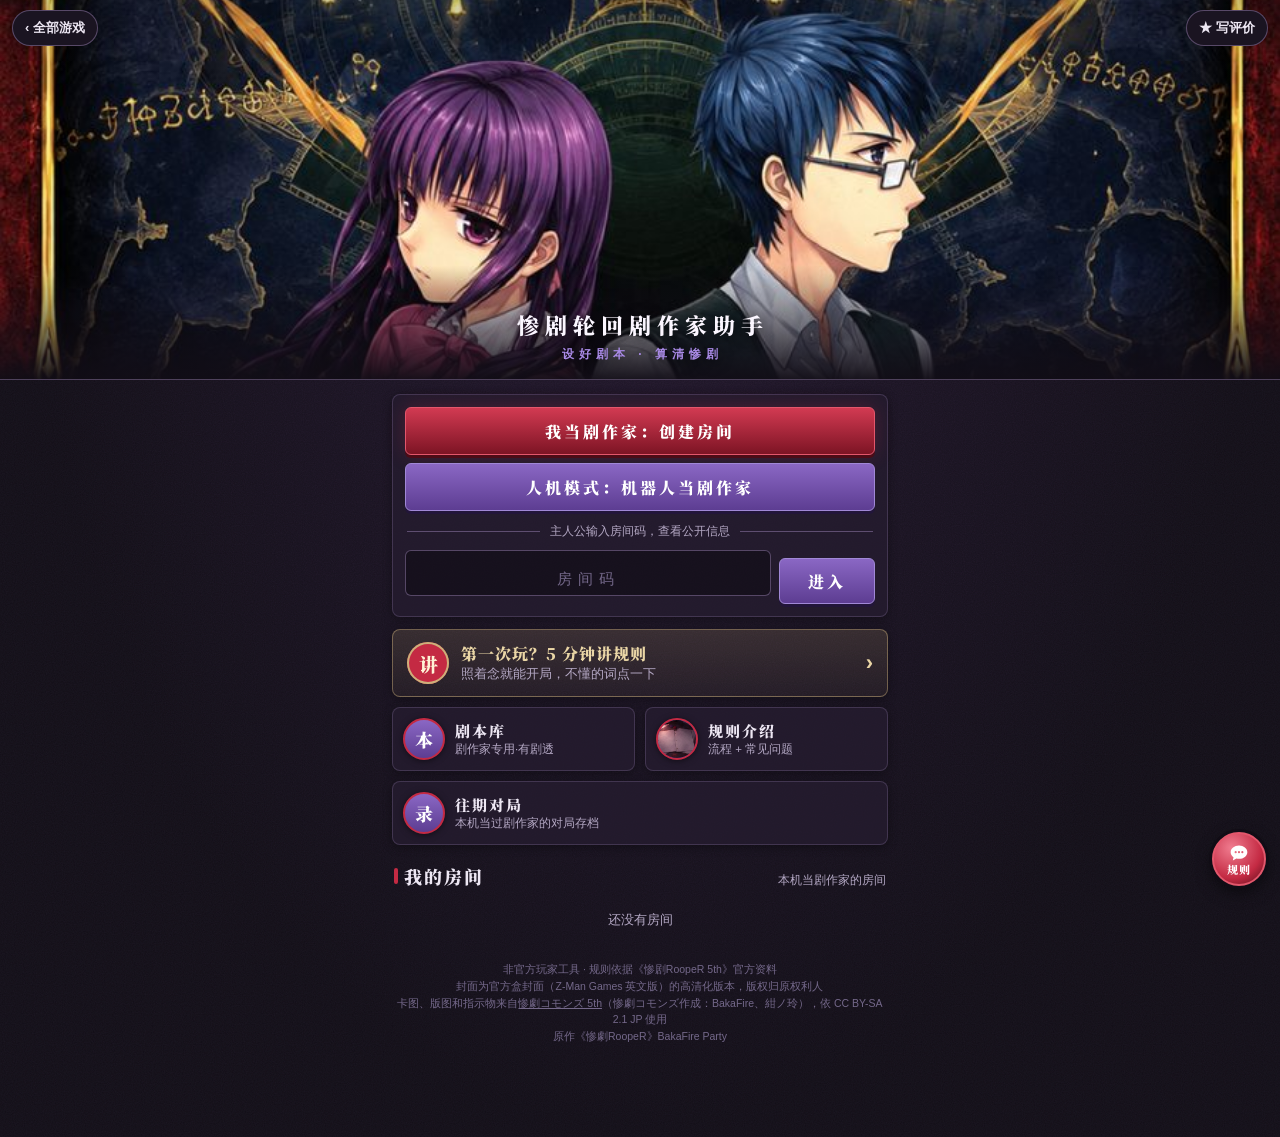
<file: public/index.html>
<!doctype html>
<html lang="zh-CN">
<head>
<meta charset="utf-8">
<meta name="viewport" content="width=device-width,initial-scale=1,viewport-fit=cover">
<meta name="theme-color" content="#110d16">
<title>惨剧轮回剧作家助手 · 设好剧本，算清惨剧</title>
<meta name="description" content="《惨剧轮回》剧作家助手：剧本库与路线建议、设置清单、轮回与指示物记录、每阶段结算提醒，主人公扫码看公开信息">
<meta property="og:type" content="website">
<meta property="og:title" content="惨剧轮回剧作家助手 · 设好剧本，算清惨剧">
<meta property="og:description" content="剧本库与路线建议、设置清单、轮回与指示物记录、每阶段结算提醒，主人公扫码看公开信息">
<meta itemprop="name" content="惨剧轮回剧作家助手 · 设好剧本，算清惨剧">
<meta itemprop="image" content="https://tl.leisurecat.cloud/img/icon-512.jpg">
<meta property="og:image" content="https://tl.leisurecat.cloud/img/icon-512.jpg">
<link rel="icon" href="img/icon-64.png">
<link rel="apple-touch-icon" href="img/icon-180.png">
<link rel="preconnect" href="https://fonts.googleapis.com">
<link rel="preconnect" href="https://fonts.gstatic.com" crossorigin>
<link href="https://fonts.googleapis.com/css2?family=Cinzel:wght@500&family=Oswald:wght@500;600&family=Noto+Serif+SC:wght@600;900&display=swap" rel="stylesheet">
<link rel="stylesheet" href="style.css">
</head>
<body>
<div style="position:absolute;width:0;height:0;overflow:hidden"><img src="img/icon-512.jpg" alt=""></div>
<div id="app"></div>
<div id="sheet"></div>
<div id="toast"></div>
<script type="module" src="app.js"></script>
<script type="module" src="chat.js"></script>
</body>
</html>
</file>
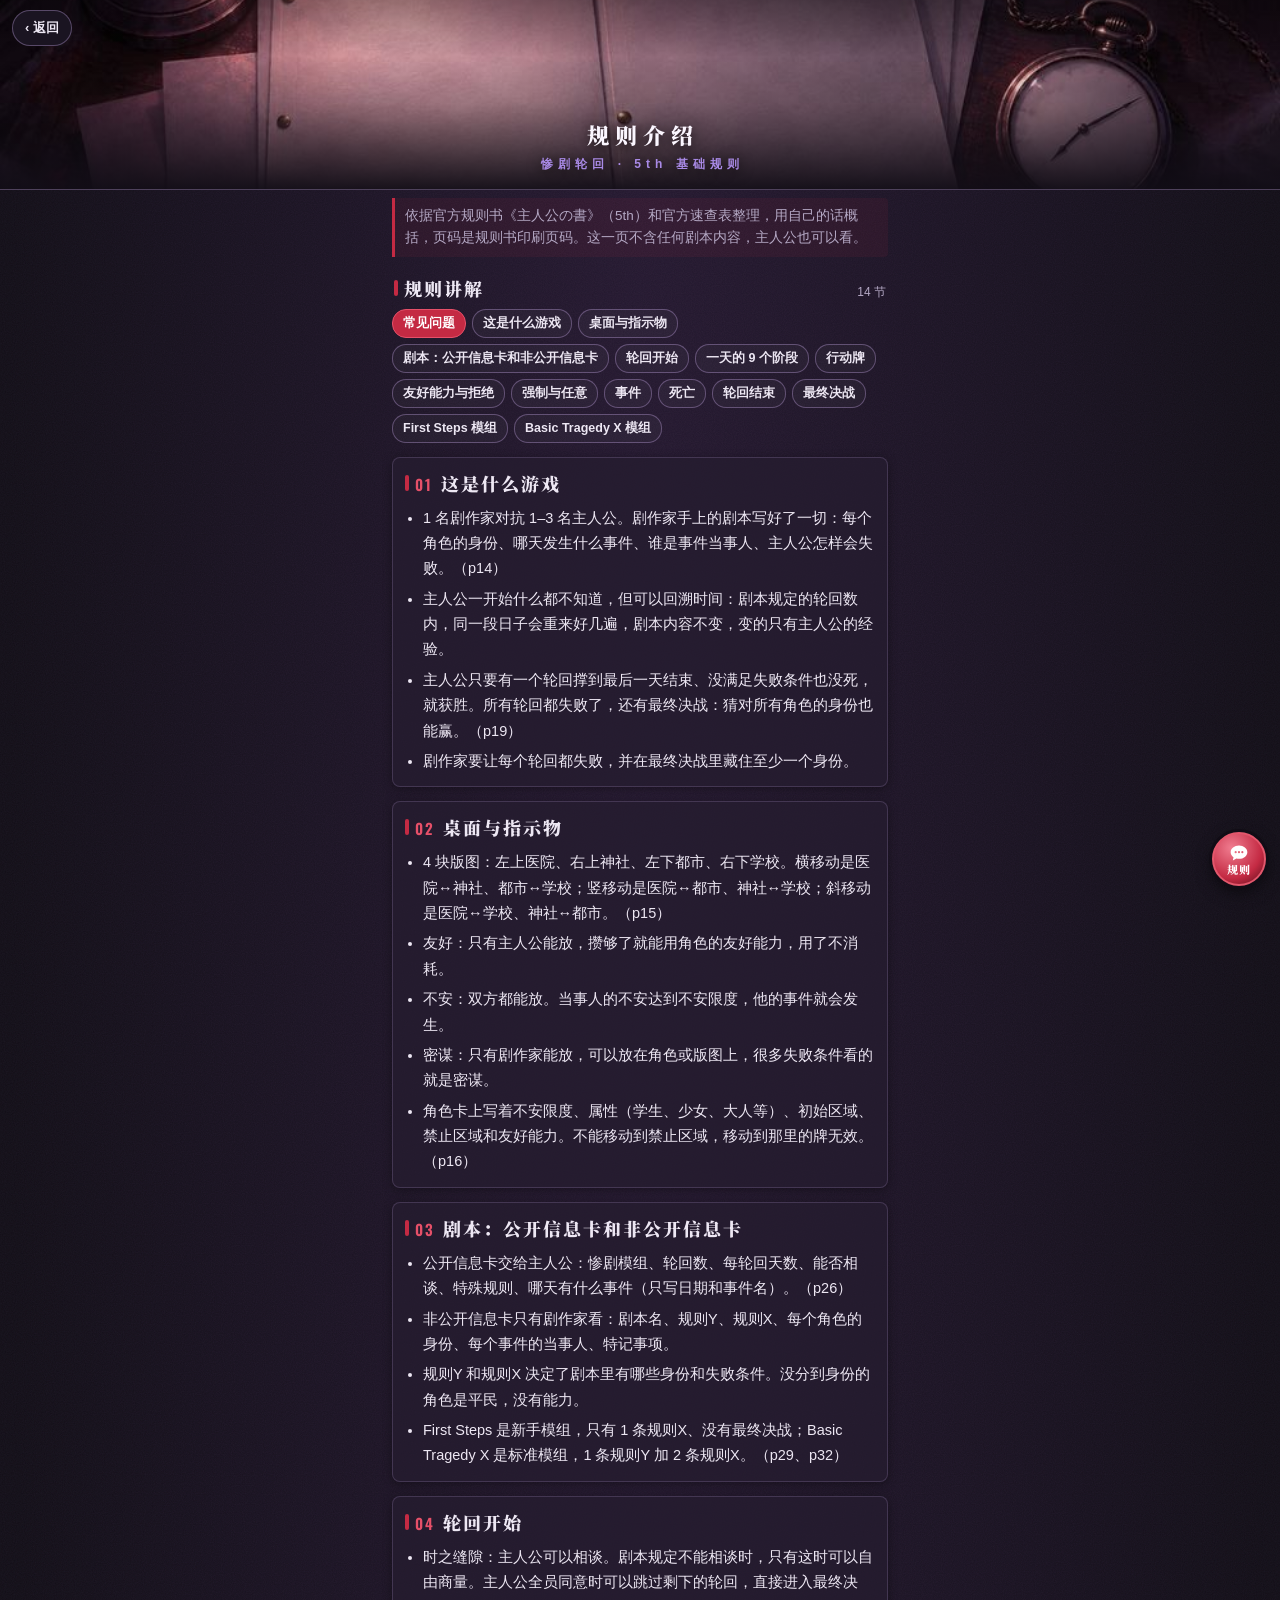
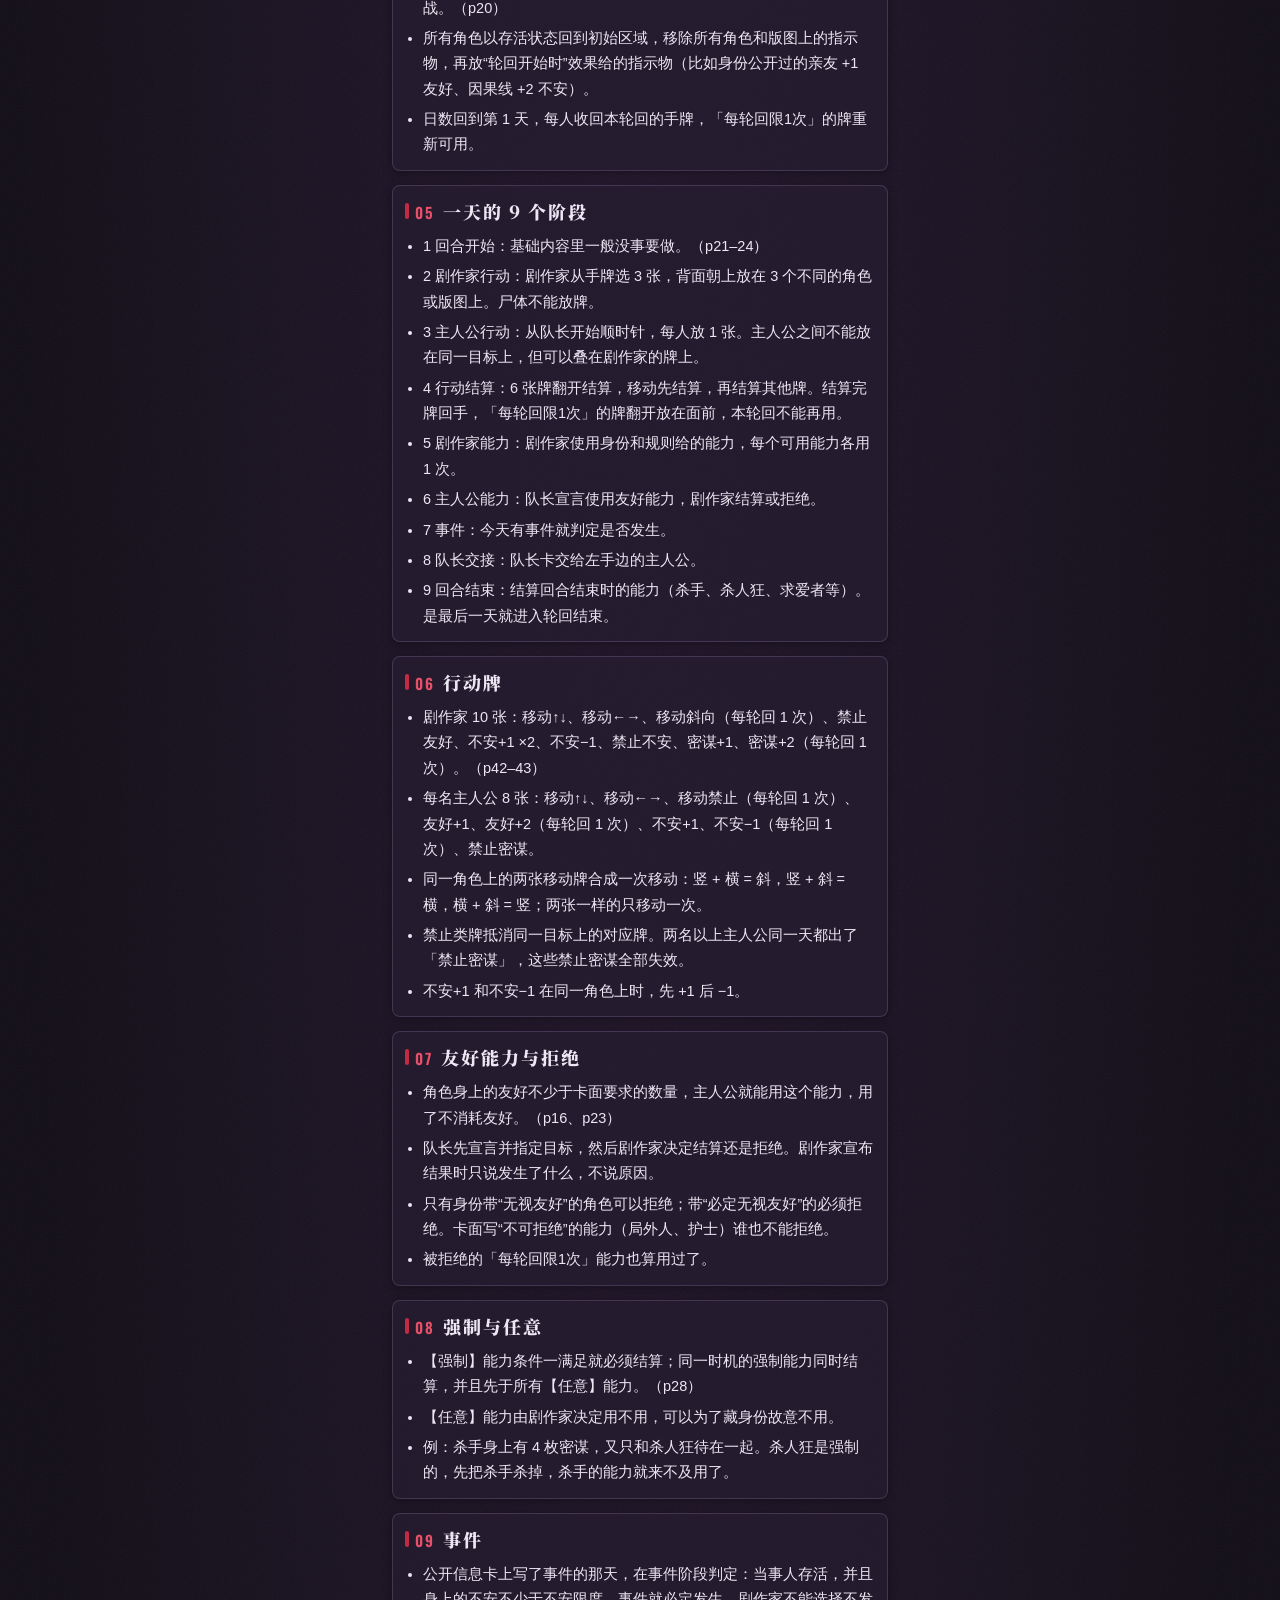
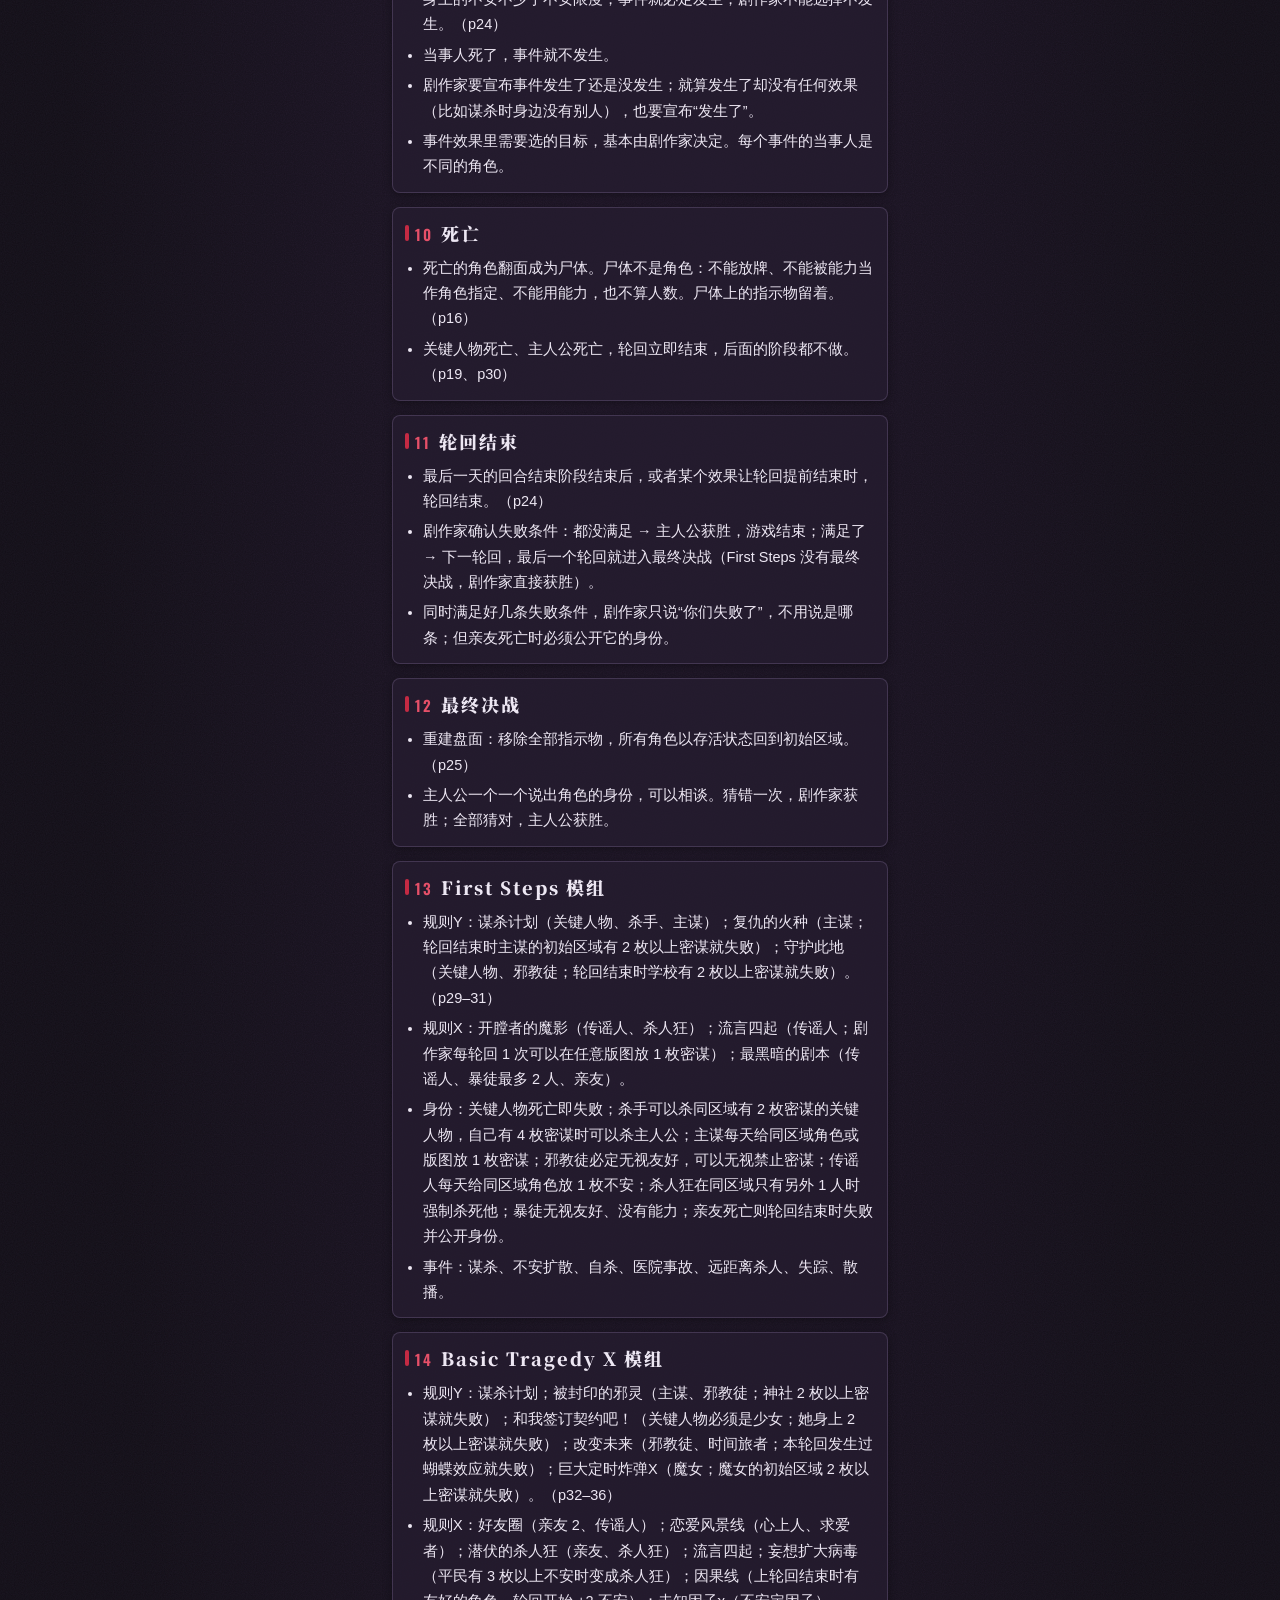
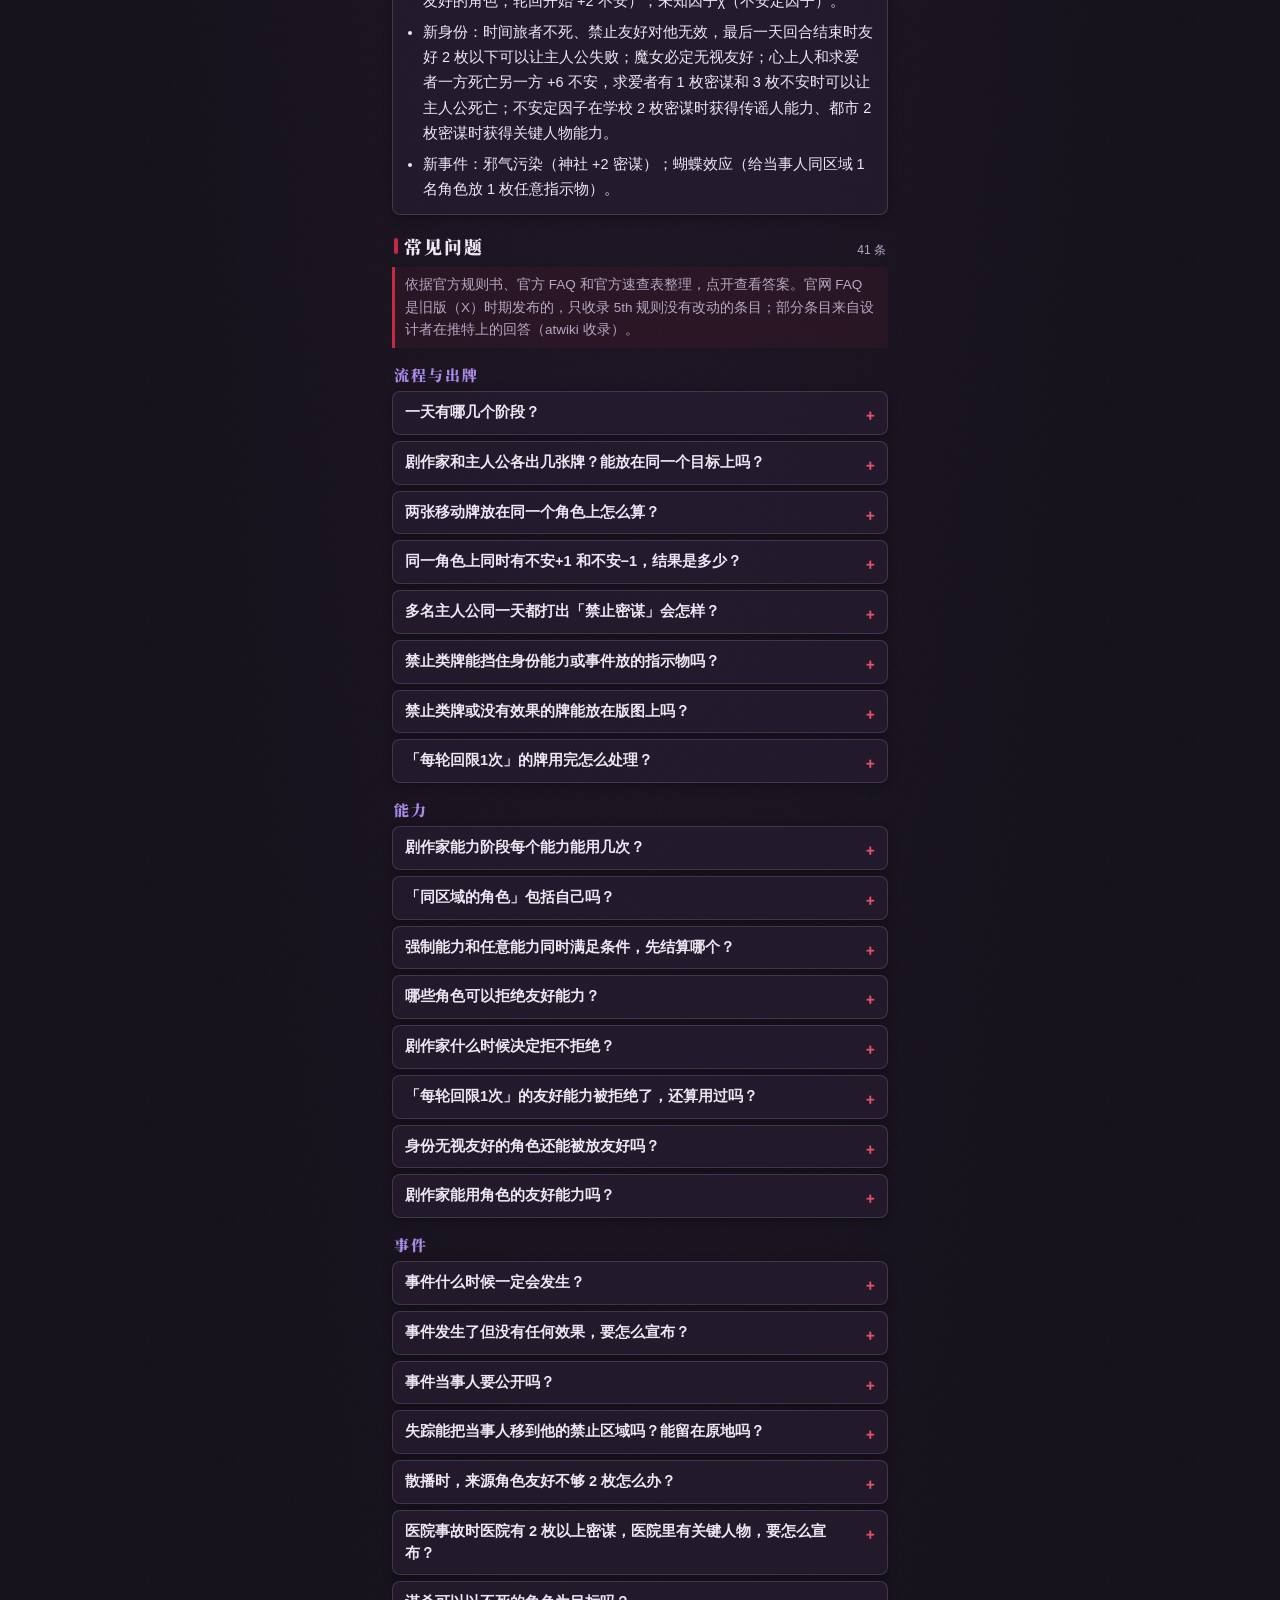
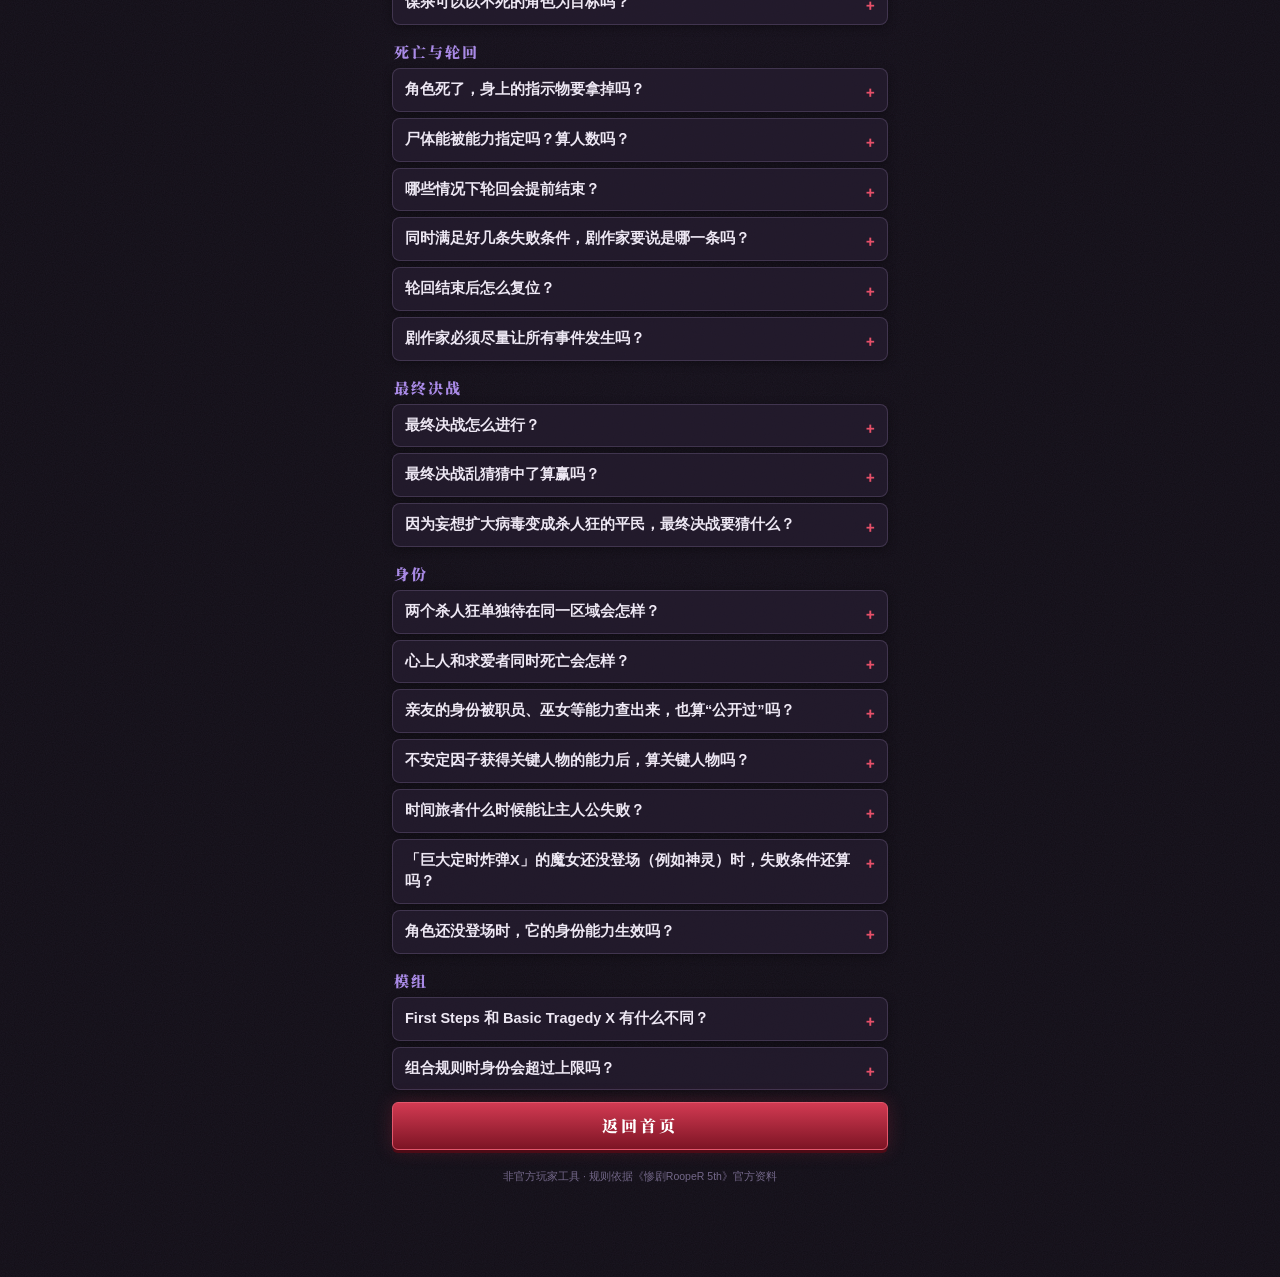
<file: public/guide.html>
<!doctype html>
<html lang="zh-CN">
<head>
<meta charset="utf-8">
<meta name="viewport" content="width=device-width,initial-scale=1,viewport-fit=cover">
<meta name="theme-color" content="#110d16">
<title>规则介绍 · 惨剧轮回剧作家助手</title>
<meta property="og:title" content="规则介绍 · 惨剧轮回剧作家助手">
<meta property="og:image" content="https://tl.leisurecat.cloud/img/icon-512.jpg">
<link rel="icon" href="img/icon-64.png">
<link rel="apple-touch-icon" href="img/icon-180.png">
<link rel="preconnect" href="https://fonts.googleapis.com">
<link rel="preconnect" href="https://fonts.gstatic.com" crossorigin>
<link href="https://fonts.googleapis.com/css2?family=Oswald:wght@500;600&family=Noto+Serif+SC:wght@600;900&display=swap" rel="stylesheet">
<link rel="stylesheet" href="style.css">
</head>
<body>
<div style="position:absolute;width:0;height:0;overflow:hidden"><img src="img/icon-512.jpg" alt=""></div>
<div class="hero-art" style="height:calc(env(safe-area-inset-top) + 190px)"><a class="nav-back" href="/" data-html2canvas-ignore>‹ 返回</a><img src="img/guide.jpg" alt="" style="object-position:50% 50%"><div class="ht"><div class="hz">规则介绍</div><div class="hs">惨剧轮回 · 5th 基础规则</div></div></div>
<div class="wrap guide">
<p class="note">依据官方规则书《主人公の書》（5th）和官方速查表整理，用自己的话概括，页码是规则书印刷页码。这一页不含任何剧本内容，主人公也可以看。</p>
<h2 class="h"><span>规则讲解</span><small>14 节</small></h2>
<nav class="toc"><a class="fqa" href="#faq">常见问题</a><a href="#s1">这是什么游戏</a><a href="#s2">桌面与指示物</a><a href="#s3">剧本：公开信息卡和非公开信息卡</a><a href="#s4">轮回开始</a><a href="#s5">一天的 9 个阶段</a><a href="#s6">行动牌</a><a href="#s7">友好能力与拒绝</a><a href="#s8">强制与任意</a><a href="#s9">事件</a><a href="#s10">死亡</a><a href="#s11">轮回结束</a><a href="#s12">最终决战</a><a href="#s13">First Steps 模组</a><a href="#s14">Basic Tragedy X 模组</a></nav>
<section class="card gs" id="s1"><h2 class="h"><span><i>01</i>这是什么游戏</span></h2><ul><li>1 名剧作家对抗 1–3 名主人公。剧作家手上的剧本写好了一切：每个角色的身份、哪天发生什么事件、谁是事件当事人、主人公怎样会失败。（p14）</li><li>主人公一开始什么都不知道，但可以回溯时间：剧本规定的轮回数内，同一段日子会重来好几遍，剧本内容不变，变的只有主人公的经验。</li><li>主人公只要有一个轮回撑到最后一天结束、没满足失败条件也没死，就获胜。所有轮回都失败了，还有最终决战：猜对所有角色的身份也能赢。（p19）</li><li>剧作家要让每个轮回都失败，并在最终决战里藏住至少一个身份。</li></ul></section>
<section class="card gs" id="s2"><h2 class="h"><span><i>02</i>桌面与指示物</span></h2><ul><li>4 块版图：左上医院、右上神社、左下都市、右下学校。横移动是医院↔神社、都市↔学校；竖移动是医院↔都市、神社↔学校；斜移动是医院↔学校、神社↔都市。（p15）</li><li>友好：只有主人公能放，攒够了就能用角色的友好能力，用了不消耗。</li><li>不安：双方都能放。当事人的不安达到不安限度，他的事件就会发生。</li><li>密谋：只有剧作家能放，可以放在角色或版图上，很多失败条件看的就是密谋。</li><li>角色卡上写着不安限度、属性（学生、少女、大人等）、初始区域、禁止区域和友好能力。不能移动到禁止区域，移动到那里的牌无效。（p16）</li></ul></section>
<section class="card gs" id="s3"><h2 class="h"><span><i>03</i>剧本：公开信息卡和非公开信息卡</span></h2><ul><li>公开信息卡交给主人公：惨剧模组、轮回数、每轮回天数、能否相谈、特殊规则、哪天有什么事件（只写日期和事件名）。（p26）</li><li>非公开信息卡只有剧作家看：剧本名、规则Y、规则X、每个角色的身份、每个事件的当事人、特记事项。</li><li>规则Y 和规则X 决定了剧本里有哪些身份和失败条件。没分到身份的角色是平民，没有能力。</li><li>First Steps 是新手模组，只有 1 条规则X、没有最终决战；Basic Tragedy X 是标准模组，1 条规则Y 加 2 条规则X。（p29、p32）</li></ul></section>
<section class="card gs" id="s4"><h2 class="h"><span><i>04</i>轮回开始</span></h2><ul><li>时之缝隙：主人公可以相谈。剧本规定不能相谈时，只有这时可以自由商量。主人公全员同意时可以跳过剩下的轮回，直接进入最终决战。（p20）</li><li>所有角色以存活状态回到初始区域，移除所有角色和版图上的指示物，再放“轮回开始时”效果给的指示物（比如身份公开过的亲友 +1 友好、因果线 +2 不安）。</li><li>日数回到第 1 天，每人收回本轮回的手牌，「每轮回限1次」的牌重新可用。</li></ul></section>
<section class="card gs" id="s5"><h2 class="h"><span><i>05</i>一天的 9 个阶段</span></h2><ul><li>1 回合开始：基础内容里一般没事要做。（p21–24）</li><li>2 剧作家行动：剧作家从手牌选 3 张，背面朝上放在 3 个不同的角色或版图上。尸体不能放牌。</li><li>3 主人公行动：从队长开始顺时针，每人放 1 张。主人公之间不能放在同一目标上，但可以叠在剧作家的牌上。</li><li>4 行动结算：6 张牌翻开结算，移动先结算，再结算其他牌。结算完牌回手，「每轮回限1次」的牌翻开放在面前，本轮回不能再用。</li><li>5 剧作家能力：剧作家使用身份和规则给的能力，每个可用能力各用 1 次。</li><li>6 主人公能力：队长宣言使用友好能力，剧作家结算或拒绝。</li><li>7 事件：今天有事件就判定是否发生。</li><li>8 队长交接：队长卡交给左手边的主人公。</li><li>9 回合结束：结算回合结束时的能力（杀手、杀人狂、求爱者等）。是最后一天就进入轮回结束。</li></ul></section>
<section class="card gs" id="s6"><h2 class="h"><span><i>06</i>行动牌</span></h2><ul><li>剧作家 10 张：移动↑↓、移动←→、移动斜向（每轮回 1 次）、禁止友好、不安+1 ×2、不安−1、禁止不安、密谋+1、密谋+2（每轮回 1 次）。（p42–43）</li><li>每名主人公 8 张：移动↑↓、移动←→、移动禁止（每轮回 1 次）、友好+1、友好+2（每轮回 1 次）、不安+1、不安−1（每轮回 1 次）、禁止密谋。</li><li>同一角色上的两张移动牌合成一次移动：竖 + 横 = 斜，竖 + 斜 = 横，横 + 斜 = 竖；两张一样的只移动一次。</li><li>禁止类牌抵消同一目标上的对应牌。两名以上主人公同一天都出了「禁止密谋」，这些禁止密谋全部失效。</li><li>不安+1 和不安−1 在同一角色上时，先 +1 后 −1。</li></ul></section>
<section class="card gs" id="s7"><h2 class="h"><span><i>07</i>友好能力与拒绝</span></h2><ul><li>角色身上的友好不少于卡面要求的数量，主人公就能用这个能力，用了不消耗友好。（p16、p23）</li><li>队长先宣言并指定目标，然后剧作家决定结算还是拒绝。剧作家宣布结果时只说发生了什么，不说原因。</li><li>只有身份带“无视友好”的角色可以拒绝；带“必定无视友好”的必须拒绝。卡面写“不可拒绝”的能力（局外人、护士）谁也不能拒绝。</li><li>被拒绝的「每轮回限1次」能力也算用过了。</li></ul></section>
<section class="card gs" id="s8"><h2 class="h"><span><i>08</i>强制与任意</span></h2><ul><li>【强制】能力条件一满足就必须结算；同一时机的强制能力同时结算，并且先于所有【任意】能力。（p28）</li><li>【任意】能力由剧作家决定用不用，可以为了藏身份故意不用。</li><li>例：杀手身上有 4 枚密谋，又只和杀人狂待在一起。杀人狂是强制的，先把杀手杀掉，杀手的能力就来不及用了。</li></ul></section>
<section class="card gs" id="s9"><h2 class="h"><span><i>09</i>事件</span></h2><ul><li>公开信息卡上写了事件的那天，在事件阶段判定：当事人存活，并且身上的不安不少于不安限度，事件就必定发生，剧作家不能选择不发生。（p24）</li><li>当事人死了，事件就不发生。</li><li>剧作家要宣布事件发生了还是没发生；就算发生了却没有任何效果（比如谋杀时身边没有别人），也要宣布“发生了”。</li><li>事件效果里需要选的目标，基本由剧作家决定。每个事件的当事人是不同的角色。</li></ul></section>
<section class="card gs" id="s10"><h2 class="h"><span><i>10</i>死亡</span></h2><ul><li>死亡的角色翻面成为尸体。尸体不是角色：不能放牌、不能被能力当作角色指定、不能用能力，也不算人数。尸体上的指示物留着。（p16）</li><li>关键人物死亡、主人公死亡，轮回立即结束，后面的阶段都不做。（p19、p30）</li></ul></section>
<section class="card gs" id="s11"><h2 class="h"><span><i>11</i>轮回结束</span></h2><ul><li>最后一天的回合结束阶段结束后，或者某个效果让轮回提前结束时，轮回结束。（p24）</li><li>剧作家确认失败条件：都没满足 → 主人公获胜，游戏结束；满足了 → 下一轮回，最后一个轮回就进入最终决战（First Steps 没有最终决战，剧作家直接获胜）。</li><li>同时满足好几条失败条件，剧作家只说“你们失败了”，不用说是哪条；但亲友死亡时必须公开它的身份。</li></ul></section>
<section class="card gs" id="s12"><h2 class="h"><span><i>12</i>最终决战</span></h2><ul><li>重建盘面：移除全部指示物，所有角色以存活状态回到初始区域。（p25）</li><li>主人公一个一个说出角色的身份，可以相谈。猜错一次，剧作家获胜；全部猜对，主人公获胜。</li></ul></section>
<section class="card gs" id="s13"><h2 class="h"><span><i>13</i>First Steps 模组</span></h2><ul><li>规则Y：谋杀计划（关键人物、杀手、主谋）；复仇的火种（主谋；轮回结束时主谋的初始区域有 2 枚以上密谋就失败）；守护此地（关键人物、邪教徒；轮回结束时学校有 2 枚以上密谋就失败）。（p29–31）</li><li>规则X：开膛者的魔影（传谣人、杀人狂）；流言四起（传谣人；剧作家每轮回 1 次可以在任意版图放 1 枚密谋）；最黑暗的剧本（传谣人、暴徒最多 2 人、亲友）。</li><li>身份：关键人物死亡即失败；杀手可以杀同区域有 2 枚密谋的关键人物，自己有 4 枚密谋时可以杀主人公；主谋每天给同区域角色或版图放 1 枚密谋；邪教徒必定无视友好，可以无视禁止密谋；传谣人每天给同区域角色放 1 枚不安；杀人狂在同区域只有另外 1 人时强制杀死他；暴徒无视友好、没有能力；亲友死亡则轮回结束时失败并公开身份。</li><li>事件：谋杀、不安扩散、自杀、医院事故、远距离杀人、失踪、散播。</li></ul></section>
<section class="card gs" id="s14"><h2 class="h"><span><i>14</i>Basic Tragedy X 模组</span></h2><ul><li>规则Y：谋杀计划；被封印的邪灵（主谋、邪教徒；神社 2 枚以上密谋就失败）；和我签订契约吧！（关键人物必须是少女；她身上 2 枚以上密谋就失败）；改变未来（邪教徒、时间旅者；本轮回发生过蝴蝶效应就失败）；巨大定时炸弹X（魔女；魔女的初始区域 2 枚以上密谋就失败）。（p32–36）</li><li>规则X：好友圈（亲友 2、传谣人）；恋爱风景线（心上人、求爱者）；潜伏的杀人狂（亲友、杀人狂）；流言四起；妄想扩大病毒（平民有 3 枚以上不安时变成杀人狂）；因果线（上轮回结束时有友好的角色，轮回开始 +2 不安）；未知因子χ（不安定因子）。</li><li>新身份：时间旅者不死、禁止友好对他无效，最后一天回合结束时友好 2 枚以下可以让主人公失败；魔女必定无视友好；心上人和求爱者一方死亡另一方 +6 不安，求爱者有 1 枚密谋和 3 枚不安时可以让主人公死亡；不安定因子在学校 2 枚密谋时获得传谣人能力、都市 2 枚密谋时获得关键人物能力。</li><li>新事件：邪气污染（神社 +2 密谋）；蝴蝶效应（给当事人同区域 1 名角色放 1 枚任意指示物）。</li></ul></section>
<h2 class="h" id="faq"><span>常见问题</span><small>41 条</small></h2>
<p class="note">依据官方规则书、官方 FAQ 和官方速查表整理，点开查看答案。官网 FAQ 是旧版（Χ）时期发布的，只收录 5th 规则没有改动的条目；部分条目来自设计者在推特上的回答（atwiki 收录）。</p>
<h3 class="fq-cat">流程与出牌</h3><details class="card fq"><summary>一天有哪几个阶段？</summary><p>依次是回合开始、剧作家行动、主人公行动、行动结算、剧作家能力、主人公能力、事件、队长交接、回合结束，共 9 个阶段。最后一天的回合结束阶段之后进入轮回结束。 <a href="https://main-bakafire.ssl-lolipop.jp/rooper/10th/quickset.html" target="_blank" rel="noopener">来源：规则书 p21–24</a></p></details><details class="card fq"><summary>剧作家和主人公各出几张牌？能放在同一个目标上吗？</summary><p>剧作家每天放 3 张，必须放在 3 个不同的角色或版图上；主人公从队长开始每人放 1 张，主人公之间不能放在同一目标，但可以叠在剧作家的牌上。尸体上不能放牌。 <a href="https://main-bakafire.ssl-lolipop.jp/rooper/10th/quickset.html" target="_blank" rel="noopener">来源：规则书 p21–22</a></p></details><details class="card fq"><summary>两张移动牌放在同一个角色上怎么算？</summary><p>合成一次移动：竖加横是斜，竖加斜是横，横加斜是竖；两张方向相同只移动一次。合成后的目的地是禁止区域，这次移动就无效，角色留在原地。 <a href="https://main-bakafire.ssl-lolipop.jp/rooper/10th/quickset.html" target="_blank" rel="noopener">来源：规则书 p42–43</a></p></details><details class="card fq"><summary>同一角色上同时有不安+1 和不安−1，结果是多少？</summary><p>先 +1 再 −1。原来没有不安的角色，结果还是 0。 <a href="https://bakafire.main.jp/rooper/sr_game_02_rule.htm" target="_blank" rel="noopener">来源：官方 FAQ Ca03</a></p></details><details class="card fq"><summary>多名主人公同一天都打出「禁止密谋」会怎样？</summary><p>这些禁止密谋全部失效。 <a href="https://main-bakafire.ssl-lolipop.jp/rooper/10th/quickset.html" target="_blank" rel="noopener">来源：规则书 p42</a></p></details><details class="card fq"><summary>禁止类牌能挡住身份能力或事件放的指示物吗？</summary><p>不能。禁止类牌只抵消同一目标上的行动牌，结算完就回到手牌，管不到之后的能力和事件。 <a href="https://w.atwiki.jp/rooper/pages/21.html" target="_blank" rel="noopener">来源：设计者 BakaFire 的回答（atwiki 收录）</a></p></details><details class="card fq"><summary>禁止类牌或没有效果的牌能放在版图上吗？</summary><p>都可以，常用来虚张声势。 <a href="https://bakafire.main.jp/rooper/sr_game_02_rule.htm" target="_blank" rel="noopener">来源：官方 FAQ Ca01/Ca02</a></p></details><details class="card fq"><summary>「每轮回限1次」的牌用完怎么处理？</summary><p>结算后正面朝上放在自己面前，本轮回不能再用，下一轮回收回。 <a href="https://main-bakafire.ssl-lolipop.jp/rooper/10th/quickset.html" target="_blank" rel="noopener">来源：规则书 p22</a></p></details><h3 class="fq-cat">能力</h3><details class="card fq"><summary>剧作家能力阶段每个能力能用几次？</summary><p>每个可用的能力各用 1 次，同一角色的两个能力可以都用。主谋、传谣人每天只能选一个对象。 <a href="https://main-bakafire.ssl-lolipop.jp/rooper/10th/quickset.html" target="_blank" rel="noopener">来源：规则书 p23；官方 FAQ Ch11</a></p></details><details class="card fq"><summary>「同区域的角色」包括自己吗？</summary><p>包括，除非写明“自身以外”。所以传谣人可以给自己放不安，主谋可以给自己放密谋。 <a href="https://bakafire.main.jp/rooper/sr_game_02_rule.htm" target="_blank" rel="noopener">来源：官方 FAQ Ch01</a></p></details><details class="card fq"><summary>强制能力和任意能力同时满足条件，先结算哪个？</summary><p>所有强制能力同时结算，并且先于任意能力；任意能力按剧作家想要的顺序用。例如杀人狂会先杀掉和它独处、身上有 4 枚密谋的杀手，杀手就来不及让主人公死亡。 <a href="https://main-bakafire.ssl-lolipop.jp/rooper/10th/quickset.html" target="_blank" rel="noopener">来源：规则书 p28</a></p></details><details class="card fq"><summary>哪些角色可以拒绝友好能力？</summary><p>看拥有这个友好能力的角色：它的身份带“无视友好”时剧作家可以拒绝，带“必定无视友好”时必须拒绝。卡面写“不可拒绝”的能力不能拒绝。 <a href="https://main-bakafire.ssl-lolipop.jp/rooper/10th/quickset.html" target="_blank" rel="noopener">来源：规则书 p23、p28</a></p></details><details class="card fq"><summary>剧作家什么时候决定拒不拒绝？</summary><p>队长宣言能力并指定好目标之后。 <a href="https://bakafire.main.jp/rooper/sr_game_02_rule.htm" target="_blank" rel="noopener">来源：官方 FAQ Ch08</a></p></details><details class="card fq"><summary>「每轮回限1次」的友好能力被拒绝了，还算用过吗？</summary><p>5th 规则算用过。 <a href="https://main-bakafire.ssl-lolipop.jp/rooper/10th/quickset.html" target="_blank" rel="noopener">来源：规则书 p23</a></p></details><details class="card fq"><summary>身份无视友好的角色还能被放友好吗？</summary><p>能。拒绝只发生在主人公能力阶段。 <a href="https://w.atwiki.jp/rooper/pages/21.html" target="_blank" rel="noopener">来源：设计者 BakaFire 的回答（atwiki 收录）</a></p></details><details class="card fq"><summary>剧作家能用角色的友好能力吗？</summary><p>一般不能。医生例外：医生的身份无视友好、并且身上至少有 2 枚友好时，剧作家可以在剧作家能力阶段用它的不安增减能力。 <a href="https://boardgamegeek.com/thread/2326691" target="_blank" rel="noopener">来源：5th 剧作家之书 FAQ（BGG 英译） A8</a></p></details><h3 class="fq-cat">事件</h3><details class="card fq"><summary>事件什么时候一定会发生？</summary><p>只在公开信息卡写的那天判定：当事人存活、身上不安不少于不安限度，就必定发生，剧作家不能选择不发生。想让事件不发生，只能一开始就不给当事人攒不安。 <a href="https://main-bakafire.ssl-lolipop.jp/rooper/10th/quickset.html" target="_blank" rel="noopener">来源：规则书 p24</a></p></details><details class="card fq"><summary>事件发生了但没有任何效果，要怎么宣布？</summary><p>要说“事件发生了，但什么也没有发生”。必须让主人公知道事件发生了。 <a href="https://bakafire.main.jp/rooper/sr_game_02_rule.htm" target="_blank" rel="noopener">来源：官方 FAQ Af01</a></p></details><details class="card fq"><summary>事件当事人要公开吗？</summary><p>不公开。剧作家只宣布事件发生与否和发生了什么现象。 <a href="https://w.atwiki.jp/rooper/pages/21.html" target="_blank" rel="noopener">来源：设计者 BakaFire 的回答（atwiki 收录）</a></p></details><details class="card fq"><summary>失踪能把当事人移到他的禁止区域吗？能留在原地吗？</summary><p>不能移进禁止区域。可以留在原地，这时只放密谋，不宣布移动。 <a href="https://w.atwiki.jp/rooper/pages/21.html" target="_blank" rel="noopener">来源：设计者 BakaFire 的回答（atwiki 收录）</a></p></details><details class="card fq"><summary>散播时，来源角色友好不够 2 枚怎么办？</summary><p>能拿多少拿多少；给另一名角色的固定是 2 枚。 <a href="https://w.atwiki.jp/rooper/pages/21.html" target="_blank" rel="noopener">来源：设计者 BakaFire 的回答（atwiki 收录）</a></p></details><details class="card fq"><summary>医院事故时医院有 2 枚以上密谋，医院里有关键人物，要怎么宣布？</summary><p>两条效果同时发生，只需宣布主人公死亡。 <a href="https://boardgamegeek.com/thread/2326691" target="_blank" rel="noopener">来源：5th 剧作家之书 FAQ（BGG 英译） A24</a></p></details><details class="card fq"><summary>谋杀可以以不死的角色为目标吗？</summary><p>可以，结果是“事件发生了，但什么也没有发生”。 <a href="https://boardgamegeek.com/thread/2326691" target="_blank" rel="noopener">来源：5th 剧作家之书 FAQ（BGG 英译） A26</a></p></details><h3 class="fq-cat">死亡与轮回</h3><details class="card fq"><summary>角色死了，身上的指示物要拿掉吗？</summary><p>不拿，一直留到轮回结束。所以死去角色身上的友好也算进因果线。 <a href="https://bakafire.main.jp/rooper/sr_game_02_rule.htm" target="_blank" rel="noopener">来源：官方 FAQ Ru01</a></p></details><details class="card fq"><summary>尸体能被能力指定吗？算人数吗？</summary><p>都不能。尸体不是角色，也不算进杀人狂“只有 1 人”的人数。 <a href="https://bakafire.main.jp/rooper/sr_game_02_rule.htm" target="_blank" rel="noopener">来源：官方 FAQ Ru03/Ru05/Ru06</a></p></details><details class="card fq"><summary>哪些情况下轮回会提前结束？</summary><p>主人公死亡、关键人物（或拥有关键人物能力的不安定因子）死亡、时间旅者在最后一天判负。其他失败条件都在轮回结束时才判定。 <a href="https://main-bakafire.ssl-lolipop.jp/rooper/10th/quickset.html" target="_blank" rel="noopener">来源：规则书 p19、p24</a></p></details><details class="card fq"><summary>同时满足好几条失败条件，剧作家要说是哪一条吗？</summary><p>不用，只说“你们失败了”。但死亡的亲友必须公开身份，轮回提前结束时也要公开。 <a href="https://bakafire.main.jp/rooper/sr_game_02_rule.htm" target="_blank" rel="noopener">来源：官方 FAQ Ru02、Ch07</a></p></details><details class="card fq"><summary>轮回结束后怎么复位？</summary><p>所有角色以存活状态回到初始区域，移除所有角色和版图上的指示物，再放轮回开始时的效果给的指示物，日数回到第 1 天。 <a href="https://main-bakafire.ssl-lolipop.jp/rooper/10th/quickset.html" target="_blank" rel="noopener">来源：规则书 p20</a></p></details><details class="card fq"><summary>剧作家必须尽量让所有事件发生吗？</summary><p>不必。为了藏住规则故意不推进某些事件，是官方推荐的做法。 <a href="https://bakafire.main.jp/rooper/sr_game_02_rule.htm" target="_blank" rel="noopener">来源：官方 FAQ Ru09</a></p></details><h3 class="fq-cat">最终决战</h3><details class="card fq"><summary>最终决战怎么进行？</summary><p>先移除全部指示物，所有角色以存活状态回到初始区域。主人公一个一个说出角色的身份，可以相谈；猜错一次剧作家就赢，全部猜对主人公获胜。 <a href="https://main-bakafire.ssl-lolipop.jp/rooper/10th/quickset.html" target="_blank" rel="noopener">来源：规则书 p25</a></p></details><details class="card fq"><summary>最终决战乱猜猜中了算赢吗？</summary><p>算，不需要说出理由。 <a href="https://bakafire.main.jp/rooper/sr_game_02_rule.htm" target="_blank" rel="noopener">来源：官方 FAQ Ru08</a></p></details><details class="card fq"><summary>因为妄想扩大病毒变成杀人狂的平民，最终决战要猜什么？</summary><p>猜“平民”。最终决战会先复位，不安清零后它就变回平民。 <a href="https://bakafire.main.jp/rooper/sr_game_02_rule.htm" target="_blank" rel="noopener">来源：官方 FAQ XY01/XY02</a></p></details><h3 class="fq-cat">身份</h3><details class="card fq"><summary>两个杀人狂单独待在同一区域会怎样？</summary><p>回合结束时互相杀死，两个都死。 <a href="https://bakafire.main.jp/rooper/sr_game_02_rule.htm" target="_blank" rel="noopener">来源：官方 FAQ Ch02</a></p></details><details class="card fq"><summary>心上人和求爱者同时死亡会怎样？</summary><p>什么也不发生，要放不安的对象已经是尸体了。 <a href="https://bakafire.main.jp/rooper/sr_game_02_rule.htm" target="_blank" rel="noopener">来源：官方 FAQ Ch15</a></p></details><details class="card fq"><summary>亲友的身份被职员、巫女等能力查出来，也算“公开过”吗？</summary><p>算，下一轮回开始时给它放 1 枚友好。 <a href="https://bakafire.main.jp/rooper/sr_game_02_rule.htm" target="_blank" rel="noopener">来源：官方 FAQ Ch21</a></p></details><details class="card fq"><summary>不安定因子获得关键人物的能力后，算关键人物吗？</summary><p>不算，身份不变。例如「和我签订契约吧！」只看真正的关键人物身上的密谋。 <a href="https://boardgamegeek.com/thread/2326691" target="_blank" rel="noopener">来源：5th 剧作家之书 FAQ（BGG 英译） A10</a></p></details><details class="card fq"><summary>时间旅者什么时候能让主人公失败？</summary><p>最后一天的回合结束阶段，他身上友好 2 枚以下时，剧作家可以使用（任意能力）。放在他身上的禁止友好无效。 <a href="https://main-bakafire.ssl-lolipop.jp/rooper/10th/quickset.html" target="_blank" rel="noopener">来源：规则书 p34</a></p></details><details class="card fq"><summary>「巨大定时炸弹X」的魔女还没登场（例如神灵）时，失败条件还算吗？</summary><p>算。没登场的神灵也有初始区域（神社），按它判定。 <a href="https://boardgamegeek.com/thread/2326691" target="_blank" rel="noopener">来源：5th 剧作家之书 FAQ（BGG 英译） A12</a></p></details><details class="card fq"><summary>角色还没登场时，它的身份能力生效吗？</summary><p>不生效。 <a href="https://w.atwiki.jp/rooper/pages/21.html" target="_blank" rel="noopener">来源：设计者 BakaFire 的回答（atwiki 收录）</a></p></details><h3 class="fq-cat">模组</h3><details class="card fq"><summary>First Steps 和 Basic Tragedy X 有什么不同？</summary><p>First Steps 是新手模组，只有 1 条规则X，没有最终决战；Basic Tragedy X 用 1 条规则Y 和 2 条规则X，有最终决战。 <a href="https://main-bakafire.ssl-lolipop.jp/rooper/10th/quickset.html" target="_blank" rel="noopener">来源：规则书 p29、p32</a></p></details><details class="card fq"><summary>组合规则时身份会超过上限吗？</summary><p>规则可以这样组合，但超过上限的身份不会分配。例如亲友最多 2 人。 <a href="https://w.atwiki.jp/rooper/pages/21.html" target="_blank" rel="noopener">来源：设计者 BakaFire 的回答（atwiki 收录）</a></p></details>
<a class="btn" href="./">返回首页</a>
<footer>非官方玩家工具 · 规则依据《惨剧RoopeR 5th》官方资料</footer>
</div>
<script type="module" src="chat.js"></script>
</body>
</html>
</file>
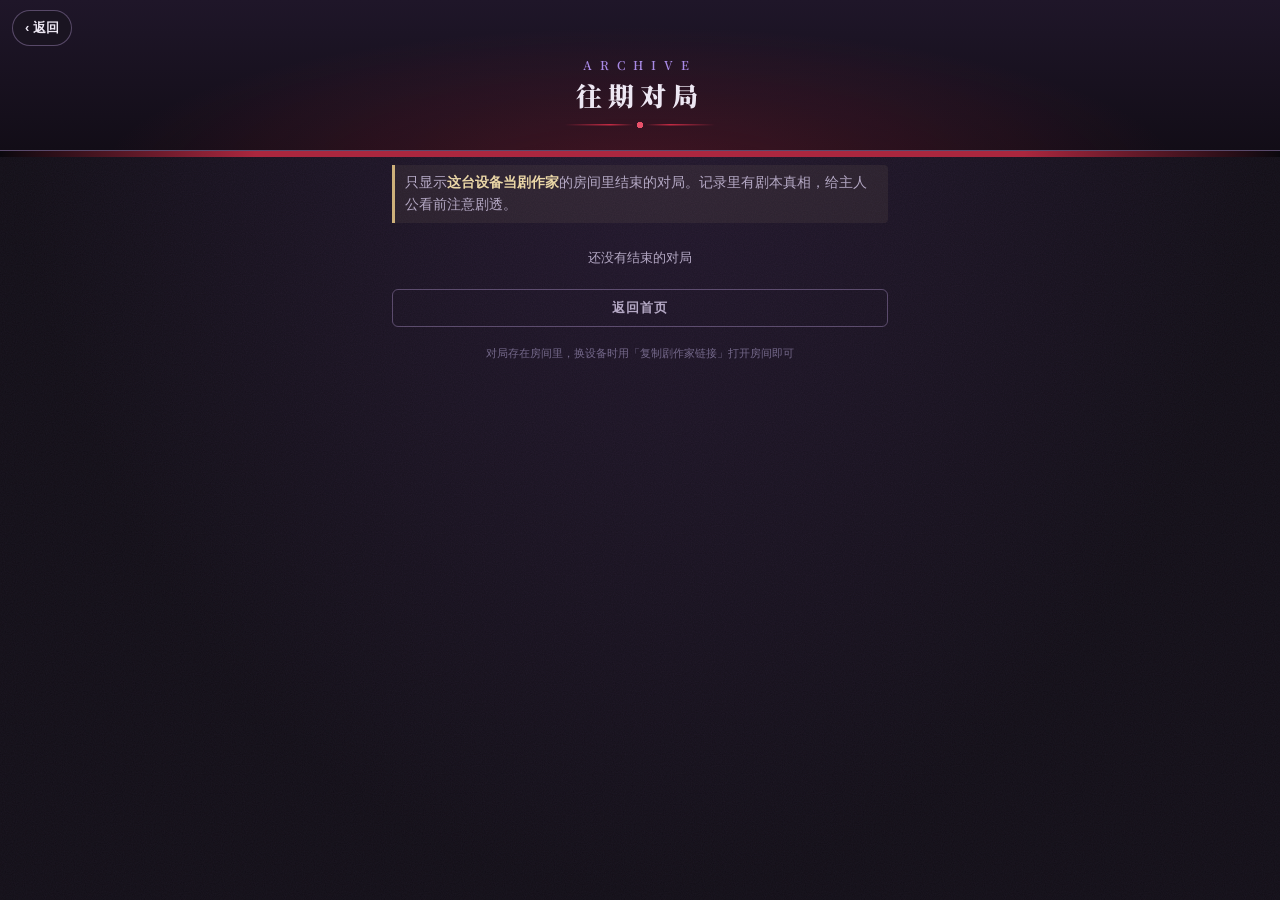
<file: public/history.html>
<!doctype html>
<html lang="zh-CN">
<head>
<meta charset="utf-8">
<meta name="viewport" content="width=device-width,initial-scale=1,viewport-fit=cover">
<meta name="theme-color" content="#110d16">
<title>往期对局 · 惨剧轮回剧作家助手</title>
<meta name="robots" content="noindex">
<link rel="icon" href="img/icon-64.png">
<link rel="apple-touch-icon" href="img/icon-180.png">
<link rel="preconnect" href="https://fonts.googleapis.com">
<link rel="preconnect" href="https://fonts.gstatic.com" crossorigin>
<link href="https://fonts.googleapis.com/css2?family=Oswald:wght@500;600&family=Noto+Serif+SC:wght@600;900&display=swap" rel="stylesheet">
<link rel="stylesheet" href="style.css">
</head>
<body>
<div class="hero"><a class="nav-back" href="/" data-html2canvas-ignore>‹ 返回</a><div class="en">ARCHIVE</div><h1>往期对局</h1><div class="orn"></div></div><div class="band"></div>
<div class="wrap">
<p class="note secret">只显示<b>这台设备当剧作家</b>的房间里结束的对局。记录里有剧本真相，给主人公看前注意剧透。</p>
<div id="games" class="list" style="margin-top:12px"><div class="empty">加载中…</div></div>
<a class="btn ghost" href="./">返回首页</a>
<footer>对局存在房间里，换设备时用「复制剧作家链接」打开房间即可</footer>
</div>
<script type="module" src="history.js"></script>
</body>
</html>
</file>
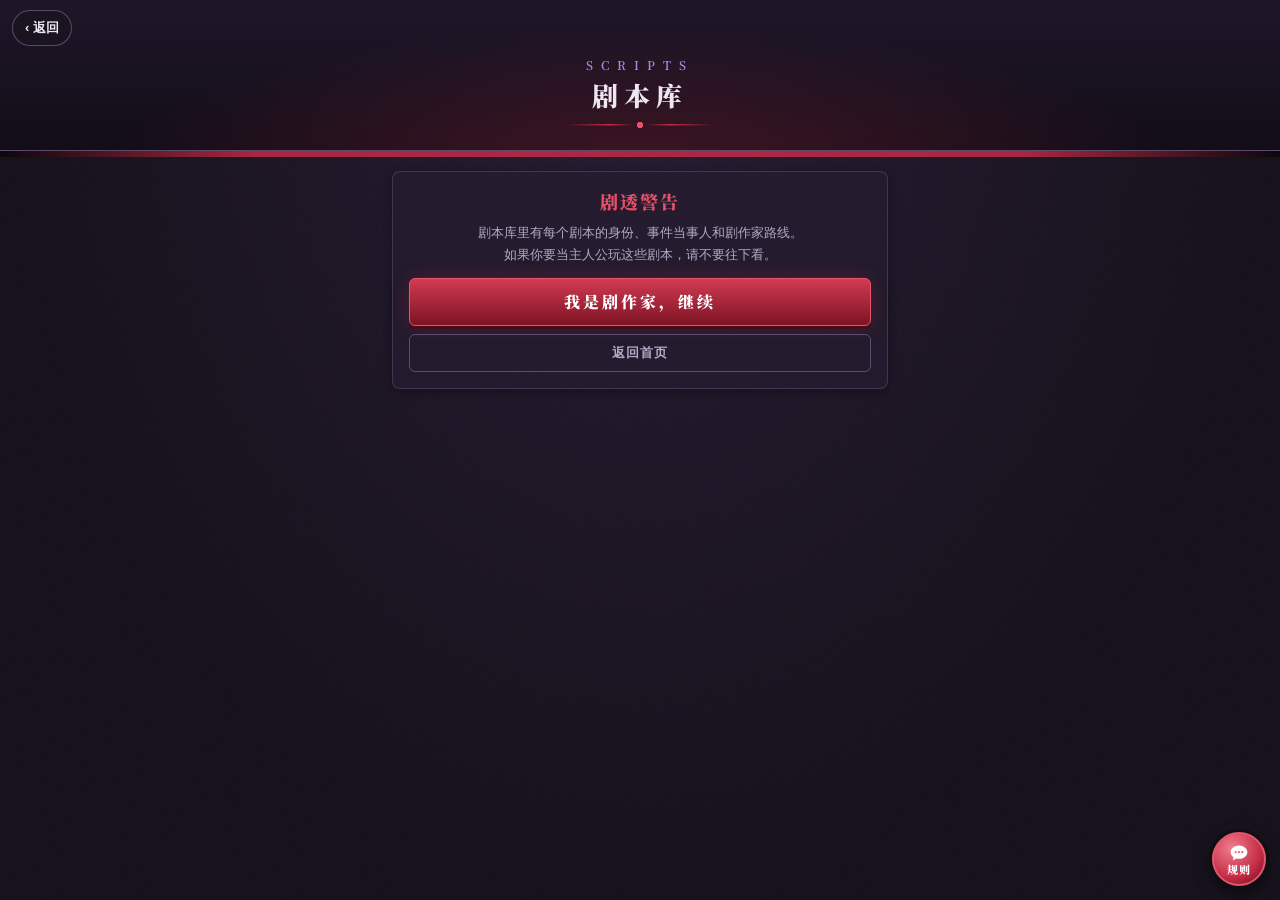
<file: public/scripts.html>
<!doctype html>
<html lang="zh-CN">
<head>
<meta charset="utf-8">
<meta name="viewport" content="width=device-width,initial-scale=1,viewport-fit=cover">
<meta name="theme-color" content="#110d16">
<title>剧本库 · 惨剧轮回剧作家助手</title>
<meta name="robots" content="noindex">
<link rel="icon" href="img/icon-64.png">
<link rel="apple-touch-icon" href="img/icon-180.png">
<link rel="preconnect" href="https://fonts.googleapis.com">
<link rel="preconnect" href="https://fonts.gstatic.com" crossorigin>
<link href="https://fonts.googleapis.com/css2?family=Oswald:wght@500;600&family=Noto+Serif+SC:wght@600;900&display=swap" rel="stylesheet">
<link rel="stylesheet" href="style.css">
</head>
<body>
<div class="hero"><a class="nav-back" href="/" data-html2canvas-ignore>‹ 返回</a><div class="en">SCRIPTS</div><h1>剧本库</h1><div class="orn"></div></div><div class="band"></div>
<div class="wrap" id="lib"></div>
<div id="toast"></div>
<script type="module" src="lib.js"></script>
<script type="module" src="chat.js"></script>
</body>
</html>
</file>
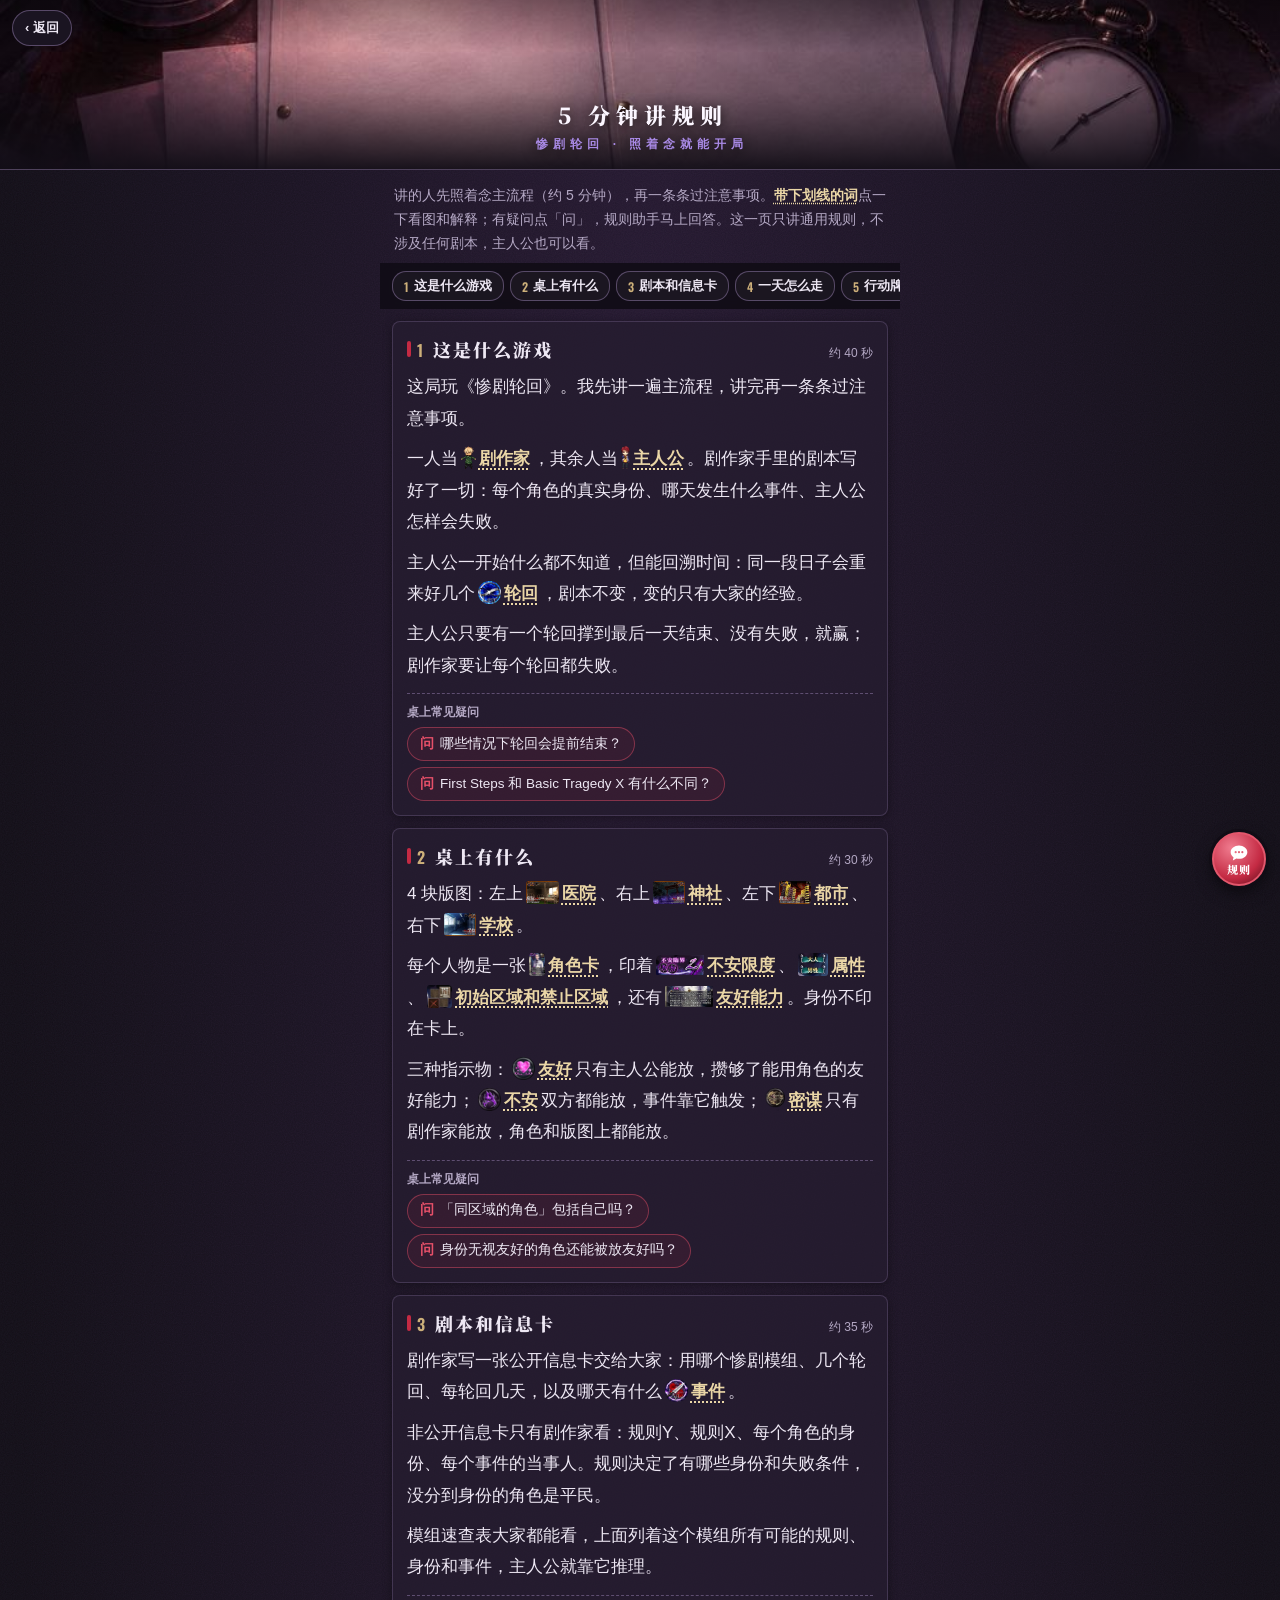
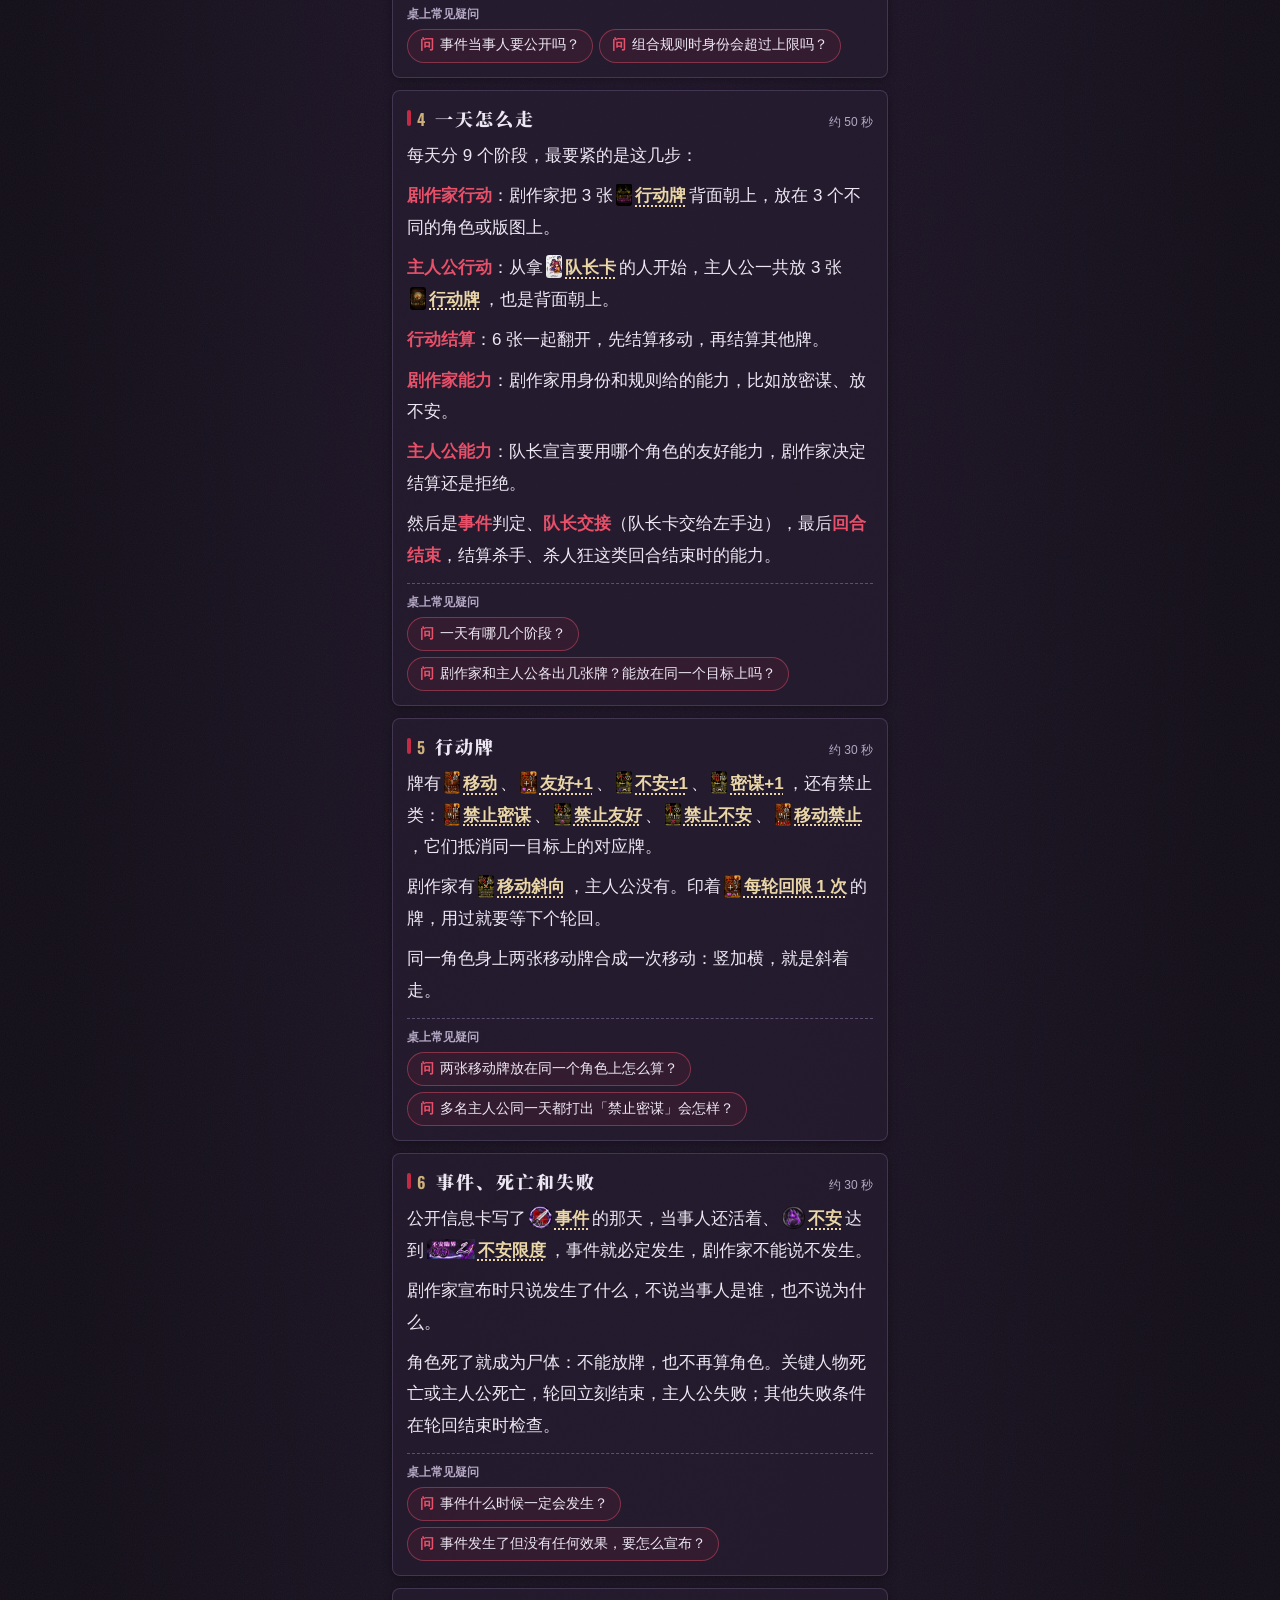
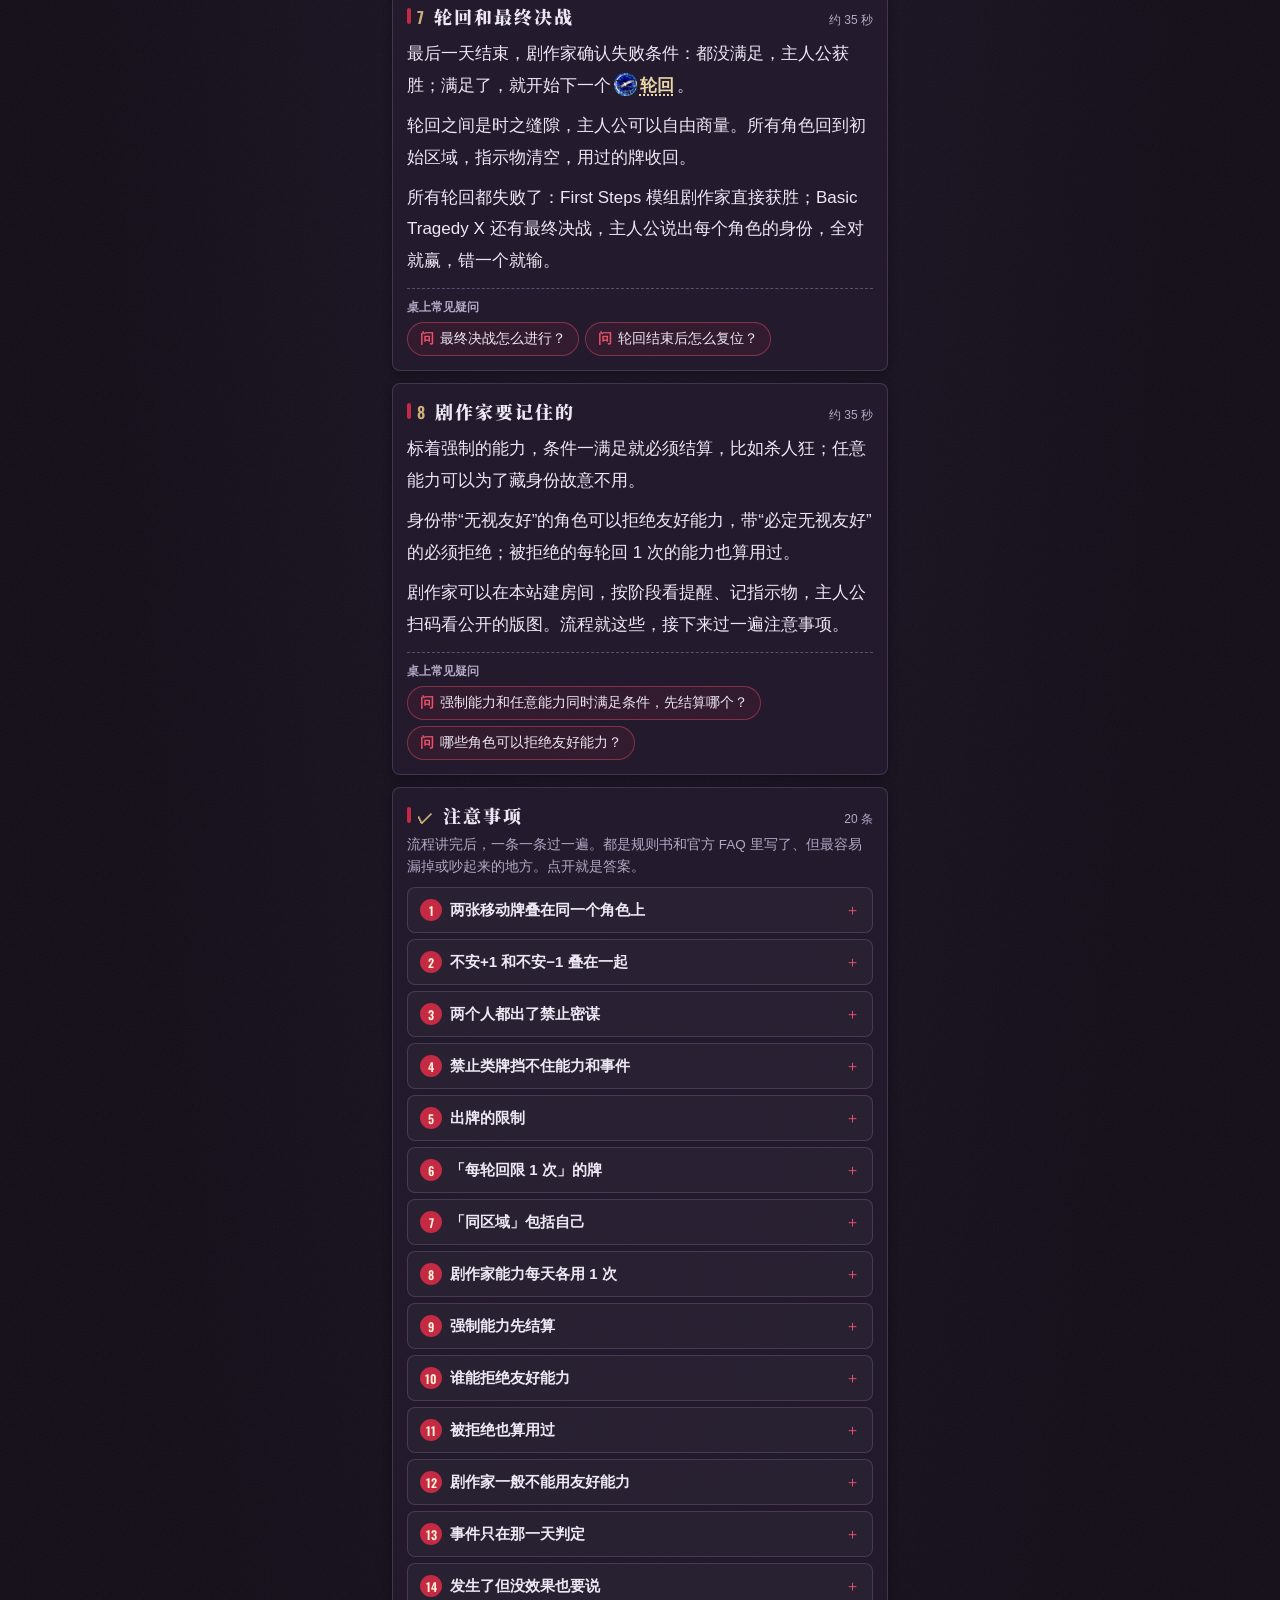
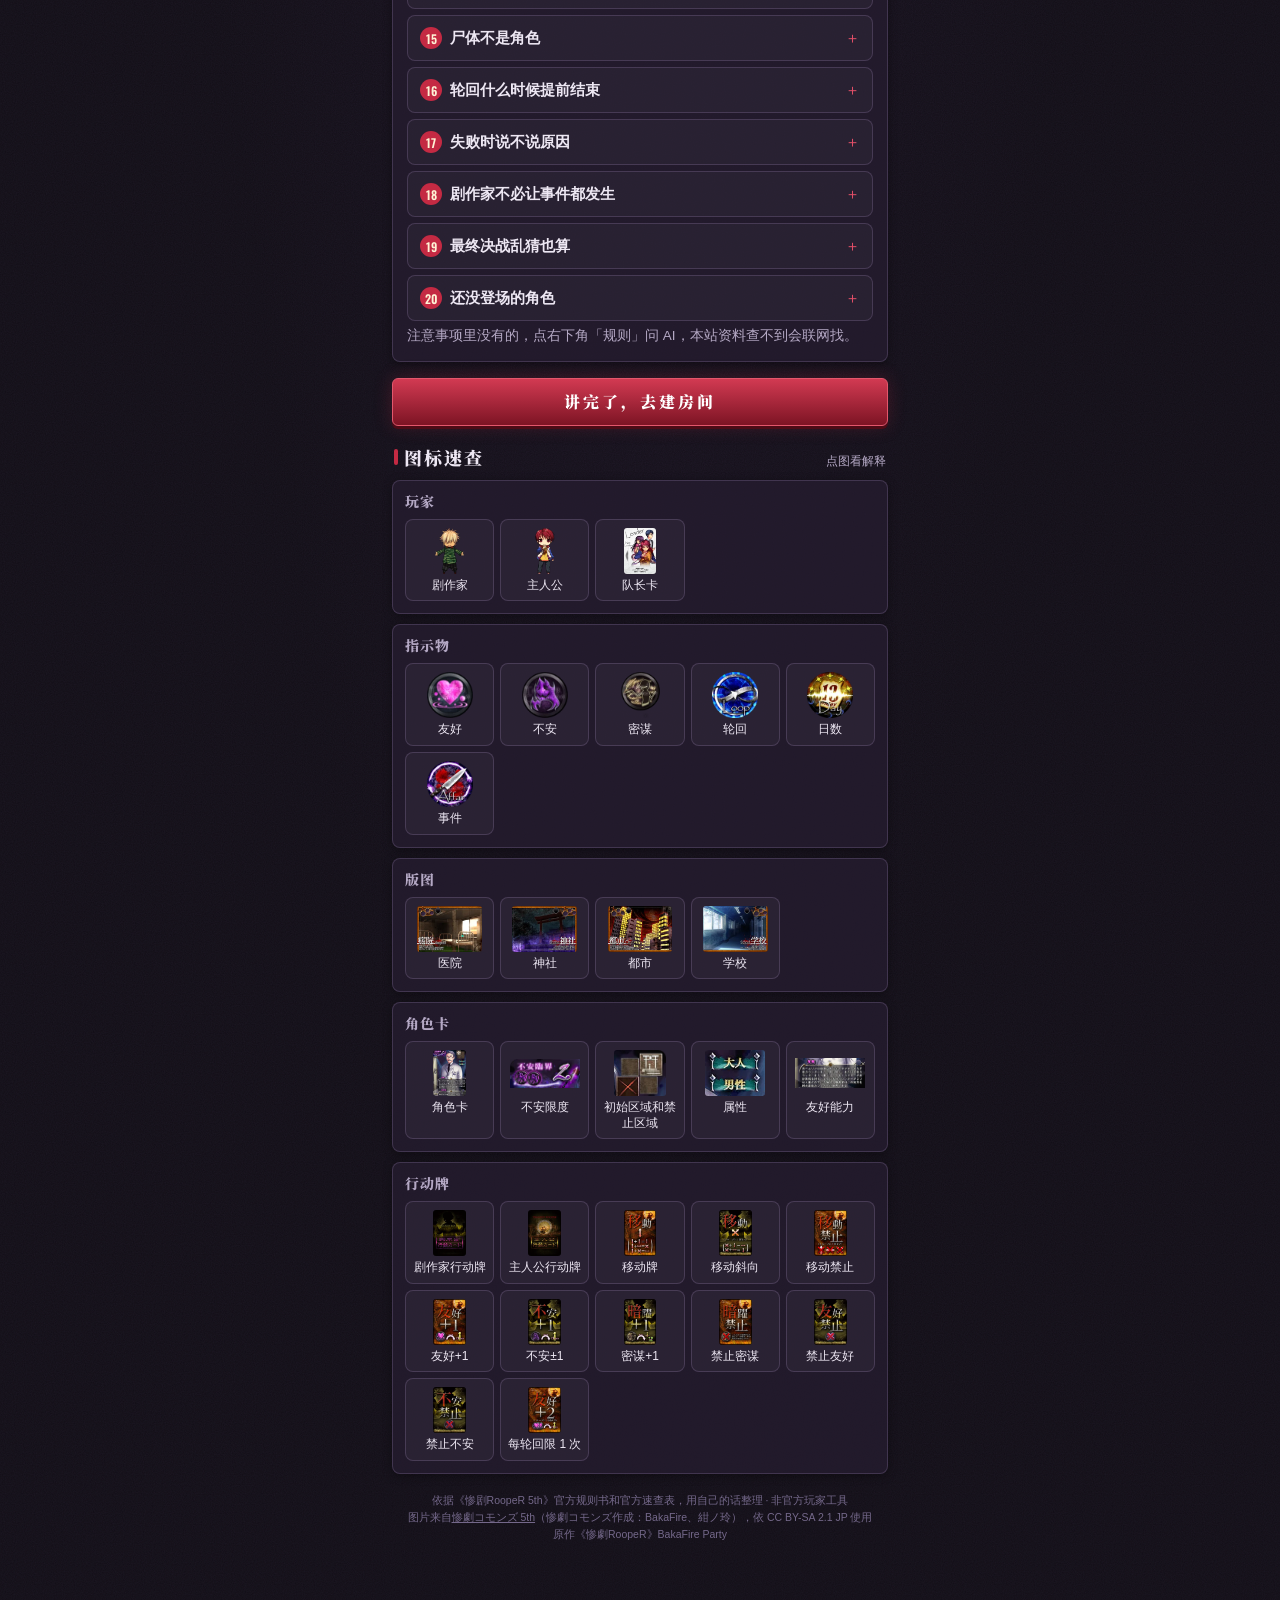
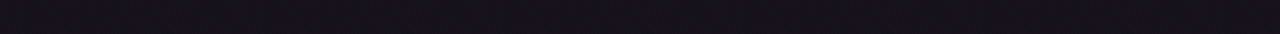
<file: public/teach.html>
<!doctype html>
<html lang="zh-CN">
<head>
<meta charset="utf-8">
<meta name="viewport" content="width=device-width,initial-scale=1,viewport-fit=cover">
<meta name="theme-color" content="#110d16">
<title>5 分钟讲规则 · 惨剧轮回剧作家助手</title>
<meta property="og:title" content="5 分钟讲规则 · 惨剧轮回剧作家助手">
<meta property="og:image" content="https://tl.leisurecat.cloud/img/icon-512.jpg">
<link rel="icon" href="img/icon-64.png">
<link rel="apple-touch-icon" href="img/icon-180.png">
<link rel="preconnect" href="https://fonts.googleapis.com">
<link rel="preconnect" href="https://fonts.gstatic.com" crossorigin>
<link href="https://fonts.googleapis.com/css2?family=Oswald:wght@500;600&family=Noto+Serif+SC:wght@600;900&display=swap" rel="stylesheet">
<link rel="stylesheet" href="style.css">
</head>
<body>
<div style="position:absolute;width:0;height:0;overflow:hidden"><img src="img/icon-512.jpg" alt=""></div>
<div class="hero-art" style="height:calc(env(safe-area-inset-top) + 170px)"><a class="nav-back" href="/" data-html2canvas-ignore>‹ 返回</a><img src="img/guide.jpg" alt="" style="object-position:50% 50%"><div class="ht"><div class="hz">5 分钟讲规则</div><div class="hs">惨剧轮回 · 照着念就能开局</div></div></div>
<div class="wrap teach" id="teach"></div>
<script type="module" src="teach.js"></script>
<script type="module" src="chat.js"></script>
</body>
</html>
</file>
<file: public/style.css>
/* Same component set as the Pittsburgh helper (hero, bar, tabs, cards, buttons, sheets, chat), dark theme. */
:root{
  --bg:#110d16; --bg2:#1a1421; --panel:rgba(38,29,48,.78); --panel2:rgba(58,44,72,.6);
  --line:rgba(190,160,220,.2); --line2:rgba(190,160,220,.38);
  --ink:#ede7f3; --ink2:#b4a8c4; --ink3:#74688a;
  --red:#c42a43; --red2:#e65069; --redd:#7d1424;
  --violet:#5d3d92; --violet2:#8a67c4; --violetd:#2b1d45;
  --steel:#09070c; --steel2:#1d1626; --gold:#cdb07a; --gold2:#ead6a6;
  --c-g:#ee8fb0; --c-p:#a98ae6; --c-i:#e0485f;
  --ok:#5fc287;
  --serif:"Noto Serif SC","Songti SC","STSong",serif;
  --sans:-apple-system,"PingFang SC","Hiragino Sans GB","Microsoft YaHei",sans-serif;
  --num:"Oswald","DIN Alternate",sans-serif;
}
*{box-sizing:border-box;margin:0;padding:0;-webkit-tap-highlight-color:transparent}
html{background:var(--bg)}
body{min-height:100vh;font-family:var(--sans);color:var(--ink);
  background:
    url("data:image/svg+xml;utf8,<svg xmlns='http://www.w3.org/2000/svg' width='240' height='240'><filter id='n'><feTurbulence type='fractalNoise' baseFrequency='.9' numOctaves='2' stitchTiles='stitch'/><feColorMatrix values='0 0 0 0 .6 0 0 0 0 .5 0 0 0 0 .75 0 0 0 .06 0'/></filter><rect width='240' height='240' filter='url(%23n)'/></svg>"),
    radial-gradient(ellipse at 50% 0%,#24182f 0%,var(--bg) 70%)}
button{font-family:inherit;cursor:pointer;color:inherit}
.hidden{display:none!important}
.band{height:6px;background:linear-gradient(90deg,transparent,var(--red) 20%,var(--red) 80%,transparent),var(--steel);opacity:.85}

/* back navigation */
.nav-back{display:inline-flex;align-items:center;justify-content:center;flex:none;min-height:36px;padding:0 12px;border:1px solid var(--line2);border-radius:18px;background:var(--panel);color:var(--ink);font:600 13px var(--sans);text-decoration:none;white-space:nowrap}
.hero,.hero-art{position:relative}
.hero > .nav-back,.hero-art > .nav-back{position:absolute;z-index:2;top:calc(env(safe-area-inset-top) + 10px);left:calc(env(safe-area-inset-left) + 12px);background:var(--bg2)}
.hero:has(> .nav-back){padding-top:calc(env(safe-area-inset-top) + 56px)}
.bar:has(> .nav-back){padding-left:calc(env(safe-area-inset-left) + 12px);display:grid;grid-template-columns:1fr auto auto auto}
.bar > .nav-back{grid-column:1 / -1;justify-self:start}

/* big header (sub pages) */
.hero{padding:calc(env(safe-area-inset-top) + 22px) 16px 20px;text-align:center;color:var(--ink);
  background:radial-gradient(ellipse at 50% 120%,rgba(196,42,67,.28),transparent 60%),linear-gradient(180deg,#1f1629,#120d17);
  border-bottom:1px solid var(--line2)}
.hero .en{font:600 12px var(--serif);letter-spacing:8px;color:var(--c-p)}
.hero h1{font:900 26px/1.25 var(--serif);letter-spacing:6px;margin-top:6px}
.orn{width:150px;height:10px;margin:8px auto 0;
  background:radial-gradient(circle,var(--red2) 0 3px,transparent 3.5px) center/10px 10px no-repeat,
    linear-gradient(90deg,transparent,var(--red) 30%,transparent 46%,transparent 54%,var(--red) 70%,transparent) center/100% 1.5px no-repeat}
/* slim bar (in a room) */
.bar{position:sticky;top:0;z-index:15;display:flex;align-items:center;gap:8px;padding:calc(env(safe-area-inset-top) + 8px) 12px 8px;color:var(--ink);
  background:rgba(17,13,22,.92);-webkit-backdrop-filter:blur(8px);backdrop-filter:blur(8px);border-bottom:1px solid var(--line2)}
.bar .ttl{flex:1;font:900 15px var(--serif);letter-spacing:2px;white-space:nowrap;overflow:hidden;text-overflow:ellipsis}
.bar .ttl small{font:600 11px var(--sans);letter-spacing:0;color:var(--ink2);margin-left:6px}
.room{display:inline-flex;align-items:center;gap:6px;height:30px;padding:0 10px;border-radius:15px;border:1px solid var(--line2);
  background:rgba(255,255,255,.04);color:var(--gold2);font:600 15px var(--num);letter-spacing:2px}
.room small{font:500 11px var(--sans);letter-spacing:0;color:var(--ink2)}
.conn{width:9px;height:9px;border-radius:50%;background:#6e6478;box-shadow:0 0 0 2px rgba(0,0,0,.35)}
.conn.on{background:var(--ok)}
.who-tag{flex:none;padding:2px 8px;border-radius:10px;font:700 11px var(--sans)}
.who-tag.mm{background:var(--red);color:#fff}
.who-tag.view{background:var(--violet);color:#fff}

.wrap{max-width:520px;margin:0 auto;padding:0 12px calc(env(safe-area-inset-bottom) + 20px)}
.tabs{display:flex;gap:6px;margin:10px 0 8px}
.tab{flex:1;height:38px;border-radius:4px;font:700 14px var(--serif);letter-spacing:2px;color:var(--ink2);
  background:rgba(255,255,255,.03);border:1px solid var(--line2)}
.tab.on{color:#fff;background:linear-gradient(180deg,var(--violet2),var(--violet));border-color:var(--violet2)}
h2.h{display:flex;align-items:baseline;justify-content:space-between;gap:8px;margin:18px 2px 8px;font:900 18px var(--serif);letter-spacing:2px;color:var(--ink)}
h2.h:before{content:"";flex:none;align-self:center;width:4px;height:16px;margin-right:-2px;border-radius:2px;background:var(--red)}
h2.h span{flex:1}
h2.h small{font:500 12px var(--sans);letter-spacing:0;color:var(--ink2)}
.note{font:500 13.5px/1.65 var(--sans);color:var(--ink2);padding:7px 10px;border-left:3px solid var(--red);background:rgba(196,42,67,.08);margin-top:8px;border-radius:0 4px 4px 0}
.note b{color:var(--red2)}
.note.secret{border-left-color:var(--gold);background:rgba(205,176,122,.08)}
.note.secret b{color:var(--gold2)}
.card{background:var(--panel);border:1px solid var(--line);border-radius:8px;box-shadow:0 2px 10px rgba(0,0,0,.35)}
.list{display:flex;flex-direction:column;gap:7px}
.row{display:flex;align-items:center;gap:8px;padding:8px 10px}
.stepn{flex:none;width:24px;height:24px;border-radius:50%;background:var(--red);color:#fff;border:2px solid rgba(255,255,255,.85);
  box-shadow:0 1px 3px rgba(0,0,0,.4);font:600 13px/20px var(--num);text-align:center}
.who{flex:1;min-width:0}
.who .nm{font:700 15px var(--sans);white-space:nowrap;overflow:hidden;text-overflow:ellipsis}
.who .fg{font:500 11.5px var(--sans);color:var(--ink2);margin-top:1px}
input.pn,textarea.pn,select.pn{width:100%;min-height:36px;border:1px solid var(--line2);border-radius:6px;background:rgba(0,0,0,.3);padding:0 9px;outline:none;font:600 15px var(--sans);color:var(--ink)}
textarea.pn{padding:8px 9px;min-height:60px;resize:vertical;font-weight:500}
input.pn:focus,textarea.pn:focus{border-color:var(--violet2)}
.ib{flex:none;width:36px;height:36px;border-radius:6px;border:1px solid var(--line2);background:rgba(255,255,255,.05);font:700 18px/1 var(--sans)}
.ib:disabled{opacity:.25}
.chips{display:flex;gap:8px;flex-wrap:wrap}
.chip{flex:1;min-width:72px;height:40px;border-radius:6px;border:1px solid var(--line2);background:transparent;color:var(--ink);font:700 14px var(--sans)}
.chip.on{background:var(--violet);border-color:var(--violet2);color:#fff}
.chip:disabled{opacity:.3}
.btn{display:block;width:100%;height:48px;margin-top:12px;border-radius:6px;border:1px solid #e3576c;
  background:linear-gradient(180deg,#d23a52,var(--redd));color:#fff;font:900 16px var(--serif);letter-spacing:3px;box-shadow:0 3px 0 #4d0b16,0 0 18px rgba(196,42,67,.25)}
.btn:active{transform:translateY(2px);box-shadow:0 1px 0 #4d0b16}
.btn:disabled{opacity:.4}
.btn.navy{background:linear-gradient(180deg,var(--violet2),var(--violet));border-color:#a088d6;box-shadow:0 3px 0 #22153a}
.btn.ghost{height:38px;margin-top:8px;background:transparent;border-color:var(--line2);color:var(--ink2);font:600 13px var(--sans);letter-spacing:1px;box-shadow:none}
.btn.sm{height:36px;margin-top:0;font:700 13px var(--sans);letter-spacing:1px}
.btns{display:flex;gap:8px}.btns .btn{flex:1}
.err{margin-top:6px;color:var(--red2);font-size:13px;text-align:center;min-height:1em}
a{color:var(--c-p)}

/* status strip */
.status{display:flex;align-items:center;gap:10px;margin-top:10px;padding:8px 10px;border-radius:8px;background:var(--panel);border:1px solid var(--line2)}
.medal{flex:none;display:inline-flex;align-items:center;justify-content:center;width:42px;height:42px;border-radius:50%;
  background:radial-gradient(circle at 35% 30%,#f07c8f,var(--red) 60%,#4d0b16);color:#fff;font:900 14px/1 var(--serif);
  border:2px solid rgba(255,255,255,.7);box-shadow:0 2px 6px rgba(0,0,0,.4);text-align:center}
.status .t{font:900 16px var(--serif);letter-spacing:1px}
.status .t b{font:600 20px var(--num);color:var(--red2);margin:0 2px}
.status .s{font-size:12px;color:var(--ink2);margin-top:1px}
.pips{display:flex;gap:3px;margin-left:auto;flex-wrap:wrap;justify-content:flex-end;max-width:90px}
.pips i{width:7px;height:16px;border-radius:2px;background:rgba(255,255,255,.12)}
.pips i.done{background:var(--violet2)}
.pips i.cur{background:var(--red2)}
.banner{margin-top:8px;padding:9px 10px;border-radius:8px;background:rgba(196,42,67,.14);border:1px solid rgba(196,42,67,.5);font-size:13px;line-height:1.5;display:flex;align-items:center;gap:10px}
.banner b{color:var(--red2)}
.banner button{flex:none;height:32px;padding:0 12px;border-radius:5px;border:1px solid var(--red2);background:var(--red);color:#fff;font:700 13px var(--sans)}

/* phase stepper */
.phases{display:flex;gap:4px;margin-top:8px;overflow-x:auto;padding-bottom:2px;scrollbar-width:none}
.phases::-webkit-scrollbar{display:none}
.phases button{flex:none;height:34px;padding:0 12px;border-radius:17px;border:1px solid var(--line2);background:transparent;color:var(--ink2);font:600 13.5px var(--sans);white-space:nowrap}
.phases button.on{background:var(--red);border-color:var(--red2);color:#fff}
.phases button.done{color:var(--ink3)}

/* board: four areas like the real one */
.boardg{display:grid;grid-template-columns:1fr 1fr;gap:6px;margin-top:8px}
.loc{position:relative;min-height:128px;padding:28px 5px 6px;border-radius:8px;overflow:hidden;border:1px solid var(--line2);background:var(--bg2)}
.loc .bgi{position:absolute;inset:0;width:100%;height:100%;object-fit:cover;opacity:.28}
.loc .lh{position:absolute;left:0;right:0;top:0;display:flex;align-items:center;gap:6px;padding:5px 7px;background:linear-gradient(180deg,rgba(9,7,12,.85),rgba(9,7,12,.2))}
.loc .lh b{flex:1;font:900 14px var(--serif);letter-spacing:2px}
.loc .lh button{border:none;background:none;padding:0}
.loc .cs{position:relative;display:flex;flex-direction:column;gap:4px}
.cc{display:flex;align-items:center;gap:5px;width:100%;min-height:32px;padding:3px 6px;border-radius:6px;border:1px solid var(--line);background:rgba(17,13,22,.82);text-align:left;font:600 12.5px var(--sans)}
.cc .cn{flex:1;min-width:0;white-space:nowrap;overflow:hidden;text-overflow:ellipsis}
.cc .cn em{display:block;font:500 10.5px var(--sans);font-style:normal;color:var(--gold2);white-space:nowrap;overflow:hidden;text-overflow:ellipsis}
.cc.dead{opacity:.55;background:repeating-linear-gradient(135deg,rgba(0,0,0,.5) 0 5px,rgba(40,30,50,.5) 5px 10px)}
.cc.dead .cn{text-decoration:line-through}
.cc.hot{border-color:var(--red2);box-shadow:0 0 0 1px var(--red2) inset}
.toks{flex:none;display:flex;gap:3px}
.tk{display:inline-flex;align-items:center;justify-content:center;min-width:19px;height:19px;padding:0 4px;border-radius:10px;font:600 12px/1 var(--num);color:#140d18}
.tk.g{background:var(--c-g)}.tk.p{background:var(--c-p)}.tk.i{background:var(--c-i);color:#fff}
.tk.z{opacity:.18}
.tk.lim{box-shadow:0 0 0 2px #fff}
.bdI{display:inline-flex;align-items:center;gap:3px;font:600 12px var(--sans);color:var(--ink2)}

/* the current phase and what to resolve in it */
.pc{margin-top:10px;overflow:hidden;border-color:var(--line2)}
.pc-head{display:flex;align-items:center;gap:12px;padding:12px 12px 10px;background:linear-gradient(180deg,rgba(196,42,67,.18),rgba(196,42,67,0));border-bottom:1px solid var(--line)}
.pc-no{flex:none;display:flex;align-items:baseline;justify-content:center;width:48px;height:48px;padding-top:9px;border-radius:12px;background:var(--red);color:#fff;font:600 24px/1 var(--num);box-shadow:0 4px 12px rgba(196,42,67,.35)}
.pc-no small{font:500 12px var(--num);opacity:.75;margin-left:1px}
.pc-head div{flex:1;min-width:0}
.pc-head b{display:block;font:900 20px/1.25 var(--serif);letter-spacing:2px}
.pc-head em{display:block;margin-top:3px;font:500 14px/1.5 var(--sans);font-style:normal;color:var(--ink2)}
.pc-all{flex:none;align-self:flex-start;height:30px;padding:0 10px;border-radius:15px;border:1px solid var(--line2);background:rgba(255,255,255,.04);color:var(--ink2);font:600 12.5px var(--sans)}
.pc-last{margin:10px 12px 0;padding:8px 10px;border-radius:8px;background:rgba(240,194,75,.12);border:1px solid rgba(240,194,75,.4);color:#f3d27a;font:600 14px/1.5 var(--sans)}
.pc-body{padding:4px 12px 12px}
.pc-empty{padding:14px 2px 4px;font:500 15px/1.6 var(--sans);color:var(--ink2)}
.pc-sub{display:flex;align-items:center;gap:8px;margin:16px 0 0;font:900 16px var(--serif);letter-spacing:1px}
.pc-sub span{display:inline-grid;place-items:center;width:22px;height:22px;border-radius:50%;background:var(--violet);color:#fff;font:600 12px var(--num)}
.rg{margin-top:12px}
.rh{display:flex;align-items:center;gap:7px;margin-bottom:7px;font:700 14px var(--sans);letter-spacing:1px}
.rh i{width:8px;height:8px;border-radius:50%;background:var(--ink3)}
.rh small{margin-left:auto;font:500 12px var(--sans);letter-spacing:0;color:var(--ink3)}
.rg.must .rh{color:var(--red2)}.rg.must .rh i{background:var(--red2);box-shadow:0 0 0 3px rgba(230,80,105,.25)}
.rg.loss .rh{color:#f3d27a}.rg.loss .rh i{background:#f0c24b}
.rg.may .rh{color:#bba4ee}.rg.may .rh i{background:var(--violet2)}
.rg.info .rh{color:var(--ink2)}
.ri{margin-top:8px;padding:11px 12px;border-radius:10px;border:1px solid var(--line);border-left:4px solid var(--ink3);background:rgba(255,255,255,.035)}
.rg .ri:first-of-type{margin-top:0}
.ri.must{border-left-color:var(--red2);background:rgba(196,42,67,.1)}
.ri.loss{border-left-color:#f0c24b;background:rgba(240,194,75,.07)}
.ri.may{border-left-color:var(--violet2)}
.rt{font:500 15.5px/1.65 var(--sans);color:var(--ink)}
.rt b{display:block;margin-bottom:2px;font:700 15.5px/1.45 var(--sans);color:#fff}
.ri.info .rt{color:#d6cde0}
.ra{display:flex;justify-content:flex-end;margin-top:9px}
.ra button{min-height:38px;padding:0 16px;border-radius:8px;border:1px solid var(--line2);background:rgba(255,255,255,.07);font:700 14.5px var(--sans);letter-spacing:1px}
.ri.must .ra button{background:var(--red);border-color:var(--red2);color:#fff;box-shadow:0 3px 10px rgba(196,42,67,.35)}
.ri.loss .ra button{background:#f0c24b;border-color:#f0c24b;color:#2a1a00}
.ri.may .ra button{border-color:var(--violet2);color:#d9cbff}
.more{margin-top:4px}.more .btn{font-size:13.5px;letter-spacing:0}
/* bottom bar in play: undo + next */
.dock{position:fixed;left:0;right:0;bottom:0;z-index:16;padding:10px 12px calc(env(safe-area-inset-bottom) + 10px);background:linear-gradient(180deg,rgba(17,13,22,0),rgba(17,13,22,.92) 30%);pointer-events:none}
.dock-in{display:flex;gap:8px;max-width:520px;margin:0 auto;pointer-events:auto}
.dock .btn{margin-top:0;height:52px}
.dock .btn:not(.ghost){flex:1;font-size:17px;letter-spacing:2px}
.dock .btn.ghost{flex:none;width:76px;height:52px;background:rgba(26,20,33,.95);font-size:14px}
body.has-dock{padding-bottom:calc(env(safe-area-inset-bottom) + 150px)}
body.has-dock .cfab{bottom:calc(env(safe-area-inset-bottom) + 80px)}
/* setup checklist and loop-end lists */
.steps{padding:4px 0}
.steps-top{display:flex;align-items:center;gap:10px;padding:10px 12px 6px;font:700 13.5px var(--sans);color:var(--ink2)}
.steps-bar{flex:1;height:6px;border-radius:3px;background:rgba(255,255,255,.08);overflow:hidden}
.steps-bar i{display:block;height:100%;background:linear-gradient(90deg,var(--red),var(--red2));border-radius:3px;transition:width .25s}
.step{display:flex;align-items:flex-start;gap:12px;padding:12px;border-top:1px solid var(--line);cursor:pointer}
.step input{position:absolute;opacity:0;pointer-events:none}
.step .sn{flex:none;display:grid;place-items:center;width:30px;height:30px;border-radius:50%;border:2px solid var(--line2);font:600 15px var(--num);color:var(--ink2)}
.step .st{flex:1;min-width:0}
.step .st b{display:block;font:700 16px/1.45 var(--sans);color:#fff}
.step .st span{display:block;margin-top:3px;font:500 14.5px/1.65 var(--sans);color:#cfc5da}
.step.done .sn{background:var(--red);border-color:var(--red);color:#fff;font:700 16px var(--sans)}
.step.done .st b,.step.done .st span{color:var(--ink3)}
.step.done .st b{text-decoration:line-through}
.resets{padding:2px 0}
.rs{display:flex;align-items:flex-start;gap:12px;padding:11px 12px;border-top:1px solid var(--line);font:500 15px/1.6 var(--sans);color:#d6cde0}
.rs:first-child{border-top:none}
.rs span{flex:none;display:grid;place-items:center;width:30px;height:30px;border-radius:8px;background:rgba(141,103,196,.22);color:#d9cbff;font:900 14px var(--serif)}
.rs b{display:block;font:700 15.5px var(--sans);color:#fff}
.rs.auto span{background:rgba(95,194,135,.2);color:#9fe3b8;font:700 18px var(--sans)}

/* script sheets */
.sheetc{padding:10px 12px}
.sheetc h3{display:flex;align-items:center;gap:8px;font:900 15px var(--serif);letter-spacing:1px}
.sheetc h3 em{font:700 11px var(--sans);font-style:normal;padding:1px 7px;border-radius:9px;background:var(--violet);color:#fff}
.sheetc h3 em.sec{background:var(--red)}
.kv{display:grid;grid-template-columns:auto 1fr;gap:5px 12px;margin-top:8px;font-size:14.5px;line-height:1.55}
.kv dt{color:var(--ink2)}
.kv dd b{color:var(--gold2)}
table.tb{width:100%;margin-top:8px;border-collapse:collapse;font-size:14.5px}
.tb th,.tb td{padding:6px 6px;border-bottom:1px solid var(--line);text-align:left;vertical-align:top}
.tb th{font:600 12.5px var(--sans);color:var(--ink2)}
.tb td.r{color:var(--gold2);font-weight:700}
.check{display:flex;align-items:flex-start;gap:10px;padding:10px 12px;font-size:15px;line-height:1.6;cursor:pointer}
.check input{flex:none;width:18px;height:18px;margin-top:2px;accent-color:var(--red)}
.check.done span{color:var(--ink3);text-decoration:line-through}
.route{padding:10px 12px}
.route b{display:block;font:900 16px var(--serif);color:var(--gold2);letter-spacing:1px}
.route p{margin-top:5px;font:500 15px/1.75 var(--sans);color:var(--ink)}
ul.dots{margin:6px 0 0 18px;font:500 15px/1.75 var(--sans)}
ul.dots li+li{margin-top:3px}
.src{margin-top:8px;font-size:11.5px;color:var(--ink3)}

/* sheets (bottom drawers) */
.mask{position:fixed;inset:0;background:rgba(5,3,8,.65);z-index:20}
.sheet{position:fixed;left:0;right:0;bottom:0;z-index:21;max-width:520px;max-height:88dvh;overflow:auto;margin:0 auto;padding:12px 14px calc(env(safe-area-inset-bottom) + 14px);
  background:var(--bg2);border-top:2px solid var(--red);border-radius:14px 14px 0 0;box-shadow:0 -8px 30px rgba(0,0,0,.6)}
.sheet h3{font:900 16px var(--serif);letter-spacing:1px}
.sheet h3 small{font:500 12px var(--sans);color:var(--ink2);margin-left:6px}
.sheet .hint{font-size:14px;color:var(--ink2);margin-top:4px;line-height:1.6}
.sheet .lbl{margin:14px 0 7px;font:700 13.5px var(--sans);color:var(--ink2);letter-spacing:1px}
.stp{display:flex;align-items:center;gap:6px}
.stp .tk{min-width:26px;height:26px;font-size:15px;border-radius:13px}
.stp b{flex:1;font:700 14px var(--sans)}
.stp button{width:44px;height:38px;border-radius:6px;border:1px solid var(--line2);background:rgba(255,255,255,.05);font:700 20px var(--sans)}
.stp .n{width:34px;text-align:center;font:600 22px var(--num)}
.grid4{display:grid;grid-template-columns:repeat(4,1fr);gap:6px}
.grid4 button,.grid2 button{height:40px;border-radius:6px;border:1px solid var(--line2);background:rgba(255,255,255,.04);font:700 13px var(--sans)}
.grid4 button.on,.grid2 button.on{background:var(--violet);border-color:var(--violet2);color:#fff}
.grid4 button.warn{border-color:var(--red2);color:var(--red2)}
.grid2{display:grid;grid-template-columns:1fr 1fr;gap:6px}

/* landing */
.join{display:flex;gap:8px;margin-top:10px}
.join input{flex:1;min-width:0;height:48px;border-radius:6px;border:1px solid var(--line2);background:rgba(0,0,0,.35);color:var(--ink);text-align:center;font:600 24px var(--num);letter-spacing:8px;text-transform:uppercase;outline:none}
.join input::placeholder{font:500 15px var(--sans);letter-spacing:6px;color:var(--ink3)}
.join .btn{flex:none;width:110px;margin-top:0}
.hero-art{position:relative;height:calc(env(safe-area-inset-top) + 300px);overflow:hidden;background:var(--steel);border-bottom:1px solid var(--line2)}
.hero-art img{position:absolute;inset:0;width:100%;height:100%;object-fit:cover;object-position:50% 36%}
.hero-art:after{content:"";position:absolute;inset:0;background:linear-gradient(180deg,rgba(9,7,12,.35) 0,rgba(9,7,12,0) 30%,rgba(9,7,12,.2) 55%,rgba(17,13,22,.95) 100%)}
.hero-art.cover{height:calc(env(safe-area-inset-top) + 380px)}
.hero-art.cover img{object-position:50% 17%}
.hero-art.cover:after{background:linear-gradient(180deg,rgba(9,7,12,.2) 0,rgba(9,7,12,0) 25%,rgba(9,7,12,0) 70%,rgba(17,13,22,.96) 100%)}
.hero-art .ht{position:absolute;z-index:1;left:0;right:0;bottom:16px;text-align:center;color:#fbf6ff;text-shadow:0 2px 14px rgba(0,0,0,.8)}
.hero-art .wm{font:500 30px/1 "Cinzel",serif;letter-spacing:8px;text-indent:8px}
.hero-art .hr{width:210px;height:1px;margin:9px auto 8px;background:linear-gradient(90deg,transparent,var(--red2),transparent)}
.hero-art .hz{font:900 22px var(--serif);letter-spacing:6px;text-indent:6px}
.hero-art .hs{margin-top:6px;font:600 12px var(--sans);letter-spacing:5px;text-indent:5px;color:var(--c-p)}
.start{margin-top:14px;padding:12px}
.start .btn{margin-top:0}
.start .or{display:flex;align-items:center;gap:10px;margin:12px 2px 0;font-size:12px;color:var(--ink2)}
.start .or:before,.start .or:after{content:"";flex:1;height:1px;background:var(--line2)}
.start .join input,.start .join .btn{height:46px}
.start .join .btn{width:96px}
.start .err{margin-top:8px;min-height:0}
.tiles{display:grid;grid-template-columns:1fr 1fr;gap:10px;margin-top:10px}
.tile{display:flex;align-items:center;gap:10px;padding:10px;text-decoration:none;color:var(--ink2);font-size:11.5px;line-height:1.4}
.tile:active{transform:translateY(1px)}
.tile b{display:block;font:900 15px var(--serif);letter-spacing:2px;color:var(--ink)}
.tile .ti{position:relative;flex:none;width:42px;height:42px;border-radius:50%;overflow:hidden;border:2px solid var(--red);box-shadow:0 1px 6px rgba(0,0,0,.5);display:flex;align-items:center;justify-content:center;background:linear-gradient(180deg,var(--violet2),var(--violet));color:#fff;font:900 18px var(--serif)}
.tile .ti img{display:block;width:100%;height:100%;object-fit:cover}
.tile.wide{grid-column:span 2}
.lobby{display:flex;align-items:center;gap:10px;width:100%;padding:9px 11px;text-align:left;font:inherit;color:inherit}
.lobby .lc{font:600 22px var(--num);letter-spacing:3px;color:var(--gold2);min-width:66px}
.lobby .lp{flex:1;min-width:0;font-size:12.5px;color:var(--ink2);white-space:nowrap;overflow:hidden;text-overflow:ellipsis}
.lobby .ls{text-align:right;font-size:11.5px;color:var(--ink2)}
.empty{padding:14px;text-align:center;font-size:13px;color:var(--ink2)}
.qrbox{display:flex;gap:12px;align-items:center;padding:12px}
.qrbox canvas,.qrbox img{flex:none;width:120px;height:120px;border-radius:6px;background:#fff;padding:6px;image-rendering:pixelated}
.qrbox p{font-size:12.5px;line-height:1.6;color:var(--ink2)}
.qrbox p b{display:block;font:600 26px var(--num);letter-spacing:4px;color:var(--gold2)}

/* script library */
.sc-item{display:flex;align-items:center;gap:10px;width:100%;padding:10px 11px;text-align:left;color:inherit;font:inherit}
.sc-item .no{flex:none;width:58px;font:600 13px var(--num);color:var(--c-p)}
.sc-item .nm{flex:1;min-width:0}
.sc-item .nm b{display:block;font:900 15px var(--serif);letter-spacing:1px;white-space:nowrap;overflow:hidden;text-overflow:ellipsis}
.sc-item .nm span{font-size:11.5px;color:var(--ink2)}
.sc-item .df{flex:none;text-align:right;font-size:11px;color:var(--ink2)}
.sc-item .df b{display:block;font:600 14px var(--num);color:var(--red2)}
.gate{padding:16px;text-align:center}
.gate b{display:block;font:900 18px var(--serif);color:var(--red2);letter-spacing:2px}
.gate p{margin-top:8px;font-size:13px;line-height:1.7;color:var(--ink2)}

/* results */
.mvp{position:relative;margin-top:8px;padding:16px 12px 14px;border-radius:10px;text-align:center;overflow:hidden;
  background:radial-gradient(ellipse at 50% 0%,rgba(196,42,67,.38),transparent 65%),linear-gradient(180deg,#22182d,#0f0b14);border:1px solid var(--line2)}
.mvp .crown{font:700 12px var(--serif);letter-spacing:6px;color:var(--c-p)}
.mvp .nm{font:900 26px var(--serif);letter-spacing:4px;margin-top:8px}
.mvp .fg{font-size:14px;color:#cfc5da;margin-top:5px;line-height:1.65}
.mvp .pts{font:600 40px/1.1 var(--num);color:var(--red2);margin-top:6px}
.mvp .pts small{font:500 13px var(--sans);color:var(--ink2);margin-left:3px}
.tl{position:relative;margin-top:8px;padding-left:18px}
.tl:before{content:"";position:absolute;left:6px;top:4px;bottom:4px;width:2px;background:var(--line2)}
.tl .lp{position:relative;margin-bottom:10px;padding:9px 11px}
.tl .lp:before{content:"";position:absolute;left:-17px;top:13px;width:12px;height:12px;border-radius:50%;background:var(--red);border:2px solid var(--bg)}
.tl .lp.win:before{background:var(--ok)}
.tl .lp h4{display:flex;justify-content:space-between;font:900 14.5px var(--serif);letter-spacing:1px}
.tl .lp h4 span{font:600 12px var(--sans);color:var(--red2)}
.tl .lp.win h4 span{color:var(--ok)}
.tl .lp ul{margin:5px 0 0 16px;font-size:14px;line-height:1.65;color:#cfc5da}
.shotv{position:fixed;inset:0;z-index:60;overflow:auto;padding:0 16px 24px;background:rgba(9,7,12,.95)}
.shotv img{display:block;width:100%;max-width:480px;margin:0 auto;border-radius:6px;box-shadow:0 6px 24px rgba(0,0,0,.5)}
.sv-top{position:sticky;top:0;display:flex;align-items:center;gap:10px;max-width:480px;margin:0 auto;padding:12px 0 10px;background:rgba(9,7,12,.95);color:var(--gold2);font:600 14px var(--sans)}
.sv-top span{flex:1}
.sv-top a,.sv-top button{padding:5px 12px;border:1px solid rgba(255,255,255,.4);border-radius:5px;background:none;color:#fff;font:600 13px var(--sans);text-decoration:none}
footer{margin-top:18px;text-align:center;font-size:10.5px;line-height:1.6;color:var(--ink3)}
.toast{position:fixed;left:50%;bottom:calc(env(safe-area-inset-bottom) + 84px);transform:translateX(-50%);z-index:70;max-width:86vw;padding:8px 16px;border-radius:20px;background:rgba(30,22,40,.96);border:1px solid var(--line2);color:#fff;font-size:13px;line-height:1.5}
.log{margin-top:6px;padding:4px 10px}
.log div{padding:7px 0;border-bottom:1px dashed var(--line);font-size:14px;line-height:1.6;color:#cfc5da}
.log div:last-child{border-bottom:none}
.log div b{color:var(--ink);font-weight:600;margin-right:6px}
.log div.note{border-left:none;background:none;margin:0;padding:5px 0;color:var(--gold2)}

/* tutorial (guide.html) */
a.btn{text-align:center;line-height:45px;text-decoration:none}
a.btn.ghost{line-height:35px}
.guide .toc{display:flex;flex-wrap:wrap;gap:6px;margin:0 0 4px}
.guide .toc a{padding:5px 10px;border-radius:14px;border:1px solid var(--line2);background:rgba(255,255,255,.03);color:var(--ink);font:600 12.5px var(--sans);text-decoration:none}
.gs{margin-top:14px;padding:0 0 12px;overflow:hidden;scroll-margin-top:10px}
.gs h2.h{margin:12px 12px 10px}
.gs h2.h i{font:600 15px var(--num);font-style:normal;color:var(--red2);margin-right:8px}
.gs img{display:block;width:100%;height:auto;background:var(--steel)}
.gs ul{margin:10px 14px 0 30px;font:500 14.5px/1.75 var(--sans)}
.gs li+li{margin-top:5px}
.guide .toc a.fqa{background:var(--red);border-color:var(--red2);color:#fff}
#faq{scroll-margin-top:10px}
.fq-cat{margin:16px 2px 6px;font:900 15px var(--serif);letter-spacing:2px;color:var(--c-p)}
.fq{margin-top:6px}
.fq summary{position:relative;list-style:none;padding:10px 32px 10px 12px;font:600 14.5px/1.5 var(--sans);cursor:pointer}
.fq summary::-webkit-details-marker{display:none}
.fq summary:after{content:"+";position:absolute;right:12px;top:8px;font:500 20px var(--num);color:var(--red2)}
.fq[open] summary:after{content:"−"}
.fq p{padding:0 12px 11px;font:500 14px/1.75 var(--sans);color:var(--ink2)}
.fq p a{font-size:12px;white-space:nowrap}

/* rules assistant (chat.js) */
body.has-chat{padding-bottom:72px}
.cfab{position:fixed;right:14px;bottom:calc(env(safe-area-inset-bottom) + 14px);z-index:19;width:54px;height:54px;display:flex;flex-direction:column;align-items:center;justify-content:center;border-radius:50%;border:2px solid #e3576c;background:radial-gradient(circle at 35% 28%,#f07c8f,var(--red) 62%,#5a0e1a);color:#fff;font:900 11px/1.1 var(--serif);letter-spacing:1px;box-shadow:0 0 0 3px rgba(17,13,22,.9),0 6px 16px rgba(0,0,0,.55)}
.cfab.mmchat{background:radial-gradient(circle at 35% 28%,#f2dfae,var(--gold) 62%,#6b5427);border-color:var(--gold2);color:#2a1d08}
.cfab:active{transform:scale(.94)}
@keyframes cpIn{from{opacity:0;transform:translateY(18px) scale(.97)}}
.cpanel{position:fixed;right:12px;bottom:calc(env(safe-area-inset-bottom) + 12px);z-index:40;width:min(380px,calc(100vw - 24px));height:min(600px,calc(100dvh - 24px));display:flex;flex-direction:column;overflow:hidden;border:1px solid var(--line2);border-radius:14px;background:var(--bg2);box-shadow:0 14px 44px rgba(0,0,0,.6);transform-origin:bottom right;animation:cpIn .22s ease}
.chd{display:flex;align-items:center;gap:10px;padding:11px 6px 11px 12px;background:linear-gradient(180deg,#2a1e36,#1a1322);border-bottom:1px solid var(--line)}
.chd div{flex:1;min-width:0}
.chd b{display:block;font:900 16px var(--serif);color:var(--ink);letter-spacing:1px}
.chd div span{display:flex;align-items:center;gap:6px;margin-top:2px;font:500 11.5px var(--sans);color:var(--ink2)}
.con{width:7px;height:7px;border-radius:50%;background:var(--ok);box-shadow:0 0 0 3px rgba(95,194,135,.22)}
.cav{flex:none;width:38px;height:38px;display:grid;place-items:center;border-radius:50%;border:1.5px solid #e3576c;background:radial-gradient(circle at 35% 28%,#f07c8f,var(--red) 62%,#5a0e1a);color:#fff;font:900 17px var(--serif)}
.cav.gold{border-color:var(--gold2);background:radial-gradient(circle at 35% 28%,#f2dfae,var(--gold) 62%,#6b5427);color:#2a1d08}
.cav.sm{width:28px;height:28px;font-size:13px}
.cx{flex:none;width:36px;height:36px;border:none;background:none;color:var(--ink2);font:300 28px/1 var(--sans)}
.clog{flex:1;overflow:auto;display:flex;flex-direction:column;gap:10px;padding:12px}
.cwel{position:relative;flex:none;display:flex;align-items:flex-end;min-height:112px;overflow:hidden;border-radius:10px;border:1px solid var(--line2)}
.cwel img{position:absolute;inset:0;width:100%;height:100%;object-fit:cover;object-position:50% 30%}
.cwel div{position:relative;width:100%;padding:30px 12px 10px;background:linear-gradient(transparent,rgba(9,7,12,.9) 55%)}
.cwel b{display:block;font:900 16px var(--serif);color:#fff;letter-spacing:1px}
.cwel span{display:block;margin-top:2px;font:12px/1.5 var(--sans);color:var(--ink2)}
.csug{display:flex;flex-direction:column;gap:6px}
.csug em{margin:2px 0 0 2px;font:700 11.5px var(--sans);font-style:normal;color:var(--ink2);letter-spacing:2px}
.csug button{display:flex;align-items:center;gap:9px;padding:9px 10px;border:1px solid var(--line2);border-radius:9px;background:var(--panel);text-align:left;font:600 13.5px var(--sans)}
.csug button:before{content:"问";flex:none;width:20px;height:20px;display:grid;place-items:center;border-radius:50%;background:var(--violet);color:#fff;font:700 11px var(--sans)}
.csug button:after{content:"›";margin-left:auto;font:600 18px/1 var(--sans);color:var(--red2)}
.cr{display:flex;align-items:flex-end;gap:7px}
.cr.u{justify-content:flex-end}
.cm{max-width:82%;padding:9px 12px;border-radius:12px;font:14px/1.65 var(--sans);word-break:break-word}
.cm.u{background:linear-gradient(180deg,var(--violet2),var(--violet));color:#fff;border-bottom-right-radius:4px}
.cm.a{background:var(--panel2);border:1px solid var(--line);border-bottom-left-radius:4px}
.cm.a b{color:var(--red2)}
.cm.err{color:var(--red2);border-color:rgba(196,42,67,.5)}
.cin{display:flex;align-items:center;gap:8px;padding:10px 10px 6px;border-top:1px solid var(--line);background:#171120}
.cin textarea{flex:1;min-width:0;height:42px;resize:none;padding:10px 15px;border:1px solid var(--line2);border-radius:21px;background:rgba(0,0,0,.35);outline:none;font:16px/1.3 var(--sans);color:var(--ink)}
.cin textarea:focus{border-color:var(--violet2)}
.cin button{flex:none;width:42px;height:42px;display:grid;place-items:center;border-radius:50%;border:1.5px solid #e3576c;background:radial-gradient(circle at 35% 28%,#f07c8f,var(--red) 62%,#5a0e1a);color:#fff}
.cin button:disabled{opacity:.45}
.cfoot{padding:0 12px 8px;background:#171120;text-align:center;font:500 10.5px var(--sans);color:var(--ink3)}
.cdots{display:inline-flex;gap:4px;padding:5px 0}
.cdots b{width:6px;height:6px;border-radius:50%;background:var(--red2);animation:cdot 1s infinite}
.cdots b:nth-child(2){animation-delay:.15s}.cdots b:nth-child(3){animation-delay:.3s}
@keyframes cdot{0%,80%,100%{opacity:.25}40%{opacity:1}}

@media (max-width:360px){
  .loc{padding-left:4px;padding-right:4px}
  .cc{font-size:12px;padding:3px 4px}.tk{min-width:17px;height:17px;font-size:11px;padding:0 3px}
}

/* rating card (results) */
.rv{padding:14px 12px 12px}
.rv-l{font:600 13.5px var(--sans);color:var(--ink2);margin-bottom:7px}
.rv-who{display:flex;flex-wrap:wrap;gap:7px;margin-bottom:10px}
.rv-who button{height:38px;padding:0 14px;border-radius:19px;border:1px solid var(--line2);background:rgba(255,255,255,.04);font:600 14.5px var(--sans)}
.rv-who button.on{border-color:var(--violet2);background:var(--violet);color:#fff}
.rv-name{margin-bottom:10px;height:42px;font-weight:500}
.rv-st{display:flex;align-items:center;gap:2px;margin-bottom:10px}
.rv-st button{width:42px;height:42px;border:0;background:none;font-size:34px;line-height:1;color:rgba(255,255,255,.18);padding:0}
.rv-st button.on{color:#f0c24b;text-shadow:0 0 12px rgba(240,194,75,.35)}
.rv-st span{margin-left:8px;font:700 15px var(--serif);color:var(--ink2)}
.rv textarea{width:100%;min-height:80px;margin-bottom:4px;padding:10px 12px;border-radius:8px;border:1px solid var(--line2);background:rgba(0,0,0,.3);font:16px/1.6 var(--sans);color:var(--ink);resize:vertical;outline:none}
.rv textarea:focus{border-color:var(--violet2)}
.rv .err{margin-top:8px}
.rv-done{text-align:center;font-size:32px;letter-spacing:4px;color:#f0c24b}
.rv p{text-align:center;margin:6px 0 10px;font:700 16px var(--serif)}
.rv .note{text-align:left;margin:10px 0 0;font:500 13px/1.6 var(--sans)}
.rv .btns .btn{height:44px;margin-top:0;line-height:42px;font-size:14.5px;letter-spacing:1px}

/* script chooser and the chosen script */
.sc-item.big{padding:13px 12px;border-width:1px}
.sc-item.big .nm b{font-size:17px}
.sc-item.big .nm span{font-size:13px}
.sc-item.big .nm span i{font-style:normal;color:var(--red2);font-weight:700}
.sc-item .go{flex:none;margin-left:2px;font:400 24px/1 var(--sans);color:var(--ink3)}
.sc-item.cur{border-color:var(--red2);box-shadow:0 0 0 1px var(--red2) inset,0 0 18px rgba(196,42,67,.25)}
.sc-item:active{transform:translateY(1px)}
.pick-hero{margin-top:12px;padding:14px 14px 12px;background:radial-gradient(ellipse at 100% 0%,rgba(196,42,67,.3),transparent 60%),var(--panel);border-color:rgba(230,80,105,.55)}
.ph-top{display:flex;align-items:center;gap:8px}
.ph-no{padding:2px 8px;border-radius:6px;background:var(--red);color:#fff;font:600 13px var(--num);letter-spacing:1px}
.ph-set{font:600 13px var(--sans);color:var(--ink2)}
.ph-chg{margin-left:auto;height:32px;padding:0 14px;border-radius:16px;border:1px solid var(--line2);background:rgba(255,255,255,.06);font:700 13.5px var(--sans)}
.pick-hero > b{display:block;margin-top:10px;font:900 24px/1.3 var(--serif);letter-spacing:2px}
.ph-sub{display:block;margin-top:3px;font:500 13px var(--sans);color:var(--ink2)}
.ph-stats{display:flex;gap:8px;margin-top:12px}
.ph-stats span{flex:1;padding:7px 0;border-radius:8px;background:rgba(0,0,0,.25);text-align:center;font:500 12.5px var(--sans);color:var(--ink2)}
.ph-stats i{display:block;font:600 20px/1.2 var(--num);font-style:normal;color:var(--gold2)}

/* reference: character cards, roles, rules */
.fx{display:block;margin-top:2px;font:500 12.5px/1.5 var(--sans);color:var(--ink2)}
.ref summary{list-style:none;position:relative;padding:13px 36px 13px 12px;font:700 15px/1.5 var(--sans);cursor:pointer}
.ref summary::-webkit-details-marker{display:none}
.ref summary:after{content:"+";position:absolute;right:13px;top:10px;font:500 22px var(--num);color:var(--red2)}
.ref[open] summary:after{content:"−"}
.ref[open] summary{border-bottom:1px solid var(--line)}
.ref-sec{padding:4px 12px 10px}
.ref > .ref-sec,.ref > .src{padding-left:12px;padding-right:12px}
.ref-sec h4{display:flex;align-items:baseline;gap:8px;margin:14px 0 4px;font:900 16px var(--serif);letter-spacing:1px;color:var(--c-p)}
.ref-sec h4 small{font:500 12px var(--sans);letter-spacing:0;color:var(--ink3)}
.pref,.rref,.cref{padding:10px 0;border-bottom:1px solid var(--line)}
.ref-sec > :last-child{border-bottom:none}
.pref b,.rref-h b,.cref-h b{font:700 15.5px var(--sans);color:#fff}
.pref > span{display:block;margin-top:2px;font:500 13px var(--sans);color:var(--gold2)}
.pref p,.rref p{margin-top:4px;font:500 14.5px/1.65 var(--sans);color:#d6cde0}
.none{color:var(--ink3)!important}
.rref-h,.cref-h{display:flex;align-items:center;flex-wrap:wrap;gap:6px}
.rref-h em,.cref-h em{padding:1px 8px;border-radius:9px;background:rgba(205,176,122,.18);color:var(--gold2);font:600 12px var(--sans);font-style:normal}
.rref-h span{margin-left:auto;font:500 13px var(--sans);color:var(--ink2)}
.cref-h span{margin-left:auto;font:500 13px var(--sans);color:var(--ink2)}
.cref-h span i{font:600 18px var(--num);font-style:normal;color:var(--c-p);margin-left:2px}
.cref .kv{margin-top:6px;font-size:14px}
.gwl{margin-top:8px;display:flex;flex-direction:column;gap:6px}
.gwl > div{padding:8px 10px;border-radius:8px;background:rgba(238,143,176,.08);border:1px solid rgba(238,143,176,.22);font:500 14.5px/1.6 var(--sans)}
.gwn{display:inline-block;margin-right:7px;padding:0 7px;border-radius:9px;background:var(--c-g);color:#2a0f19;font:700 12px/20px var(--sans)}
.gwl small{display:inline-block;margin-left:6px;padding:0 6px;border-radius:8px;background:rgba(255,255,255,.08);font:600 11.5px/18px var(--sans);color:var(--ink2)}
.sheet .cref{border-bottom:none;padding-top:2px}
.sheet .cref-h b{font:900 19px var(--serif);letter-spacing:1px}
.cc{cursor:pointer}

/* 人机模式 (robot Mastermind) */
.bot-tag{display:flex;align-items:center;gap:8px;margin-top:8px;font:500 13.5px var(--sans);color:var(--ink2)}
.bot-tag span{padding:2px 9px;border-radius:10px;background:var(--violet);color:#fff;font:700 12px var(--sans)}
.bot-intro{margin-top:12px;padding:14px}
.bot-intro b{display:block;font:900 20px var(--serif);letter-spacing:2px}
.bot-intro p{margin-top:8px;font:500 15px/1.7 var(--sans);color:#d6cde0}
.start .btn.navy{margin-top:8px}
.mm-down{display:flex;gap:6px;flex-wrap:wrap;margin:12px 0 4px}
.mm-down span{display:flex;align-items:center;gap:6px;padding:6px 10px 6px 6px;border-radius:8px;background:rgba(196,42,67,.14);border:1px solid rgba(196,42,67,.45);font:700 14px var(--sans)}
.mm-down i{display:grid;place-items:center;width:24px;height:30px;border-radius:4px;background:repeating-linear-gradient(135deg,#5a0e1a 0 4px,#7d1424 4px 8px);border:1px solid #e3576c;color:#fff;font:700 13px var(--num);font-style:normal}
.seat{display:flex;align-items:center;gap:12px;width:100%;margin-top:8px;padding:11px 12px;border-radius:10px;border:1px solid var(--line2);background:rgba(255,255,255,.035);text-align:left}
.seat .sn{flex:none;display:grid;place-items:center;width:32px;height:32px;border-radius:50%;border:2px solid var(--line2);font:600 16px var(--num);color:var(--ink2)}
.seat .st{flex:1;min-width:0}
.seat .st b{display:block;font:700 15.5px var(--sans)}
.seat .st span{display:block;margin-top:2px;font:500 14px var(--sans);color:var(--ink2)}
.seat .go{font:400 22px var(--sans);color:var(--ink3)}
.seat.set{border-color:var(--violet2);background:rgba(141,103,196,.12)}
.seat.set .sn{background:var(--violet);border-color:var(--violet2);color:#fff}
.seat.set .st span{color:#e2d6ff}
.cardg button{height:52px;line-height:1.2}
.cardg small,.grid2 small{display:block;font:500 10.5px var(--sans);opacity:.75}
.gwb{display:block;width:100%;margin-top:8px;padding:10px 12px;border-radius:10px;border:1px solid rgba(238,143,176,.3);background:rgba(238,143,176,.06);text-align:left;font:500 14.5px/1.6 var(--sans)}
.gwb b{margin-right:6px;font:700 15.5px var(--sans)}
.gwb span:not(.gwn){color:#d6cde0}
.gwb:disabled{opacity:.4}
.guess{display:flex;align-items:center;gap:10px;padding:9px 12px;border-top:1px solid var(--line)}
.guess:first-child{border-top:none}
.guess b{flex:1;font:700 15.5px var(--sans)}
.guess select{width:150px;height:40px}
.news details{border-top:1px solid var(--line)}
.news details:first-child{border-top:none}
.news summary{list-style:none;padding:11px 12px;font:700 15px var(--sans);cursor:pointer}
.news summary::-webkit-details-marker{display:none}
.nw{padding:7px 12px 7px 24px;position:relative;font:500 14.5px/1.6 var(--sans);color:#d6cde0}
.nw:before{content:"";position:absolute;left:12px;top:15px;width:5px;height:5px;border-radius:50%;background:var(--ink3)}
.nw.cards{color:#fff}.nw.cards:before{background:var(--c-p)}
.nw.inc{color:#ffd0d8}.nw.inc:before{background:var(--red2)}
.nw.gw{color:#ffd6e5}.nw.gw:before{background:var(--c-g)}
.nw.lose,.nw.loop{color:#f3d27a;font-weight:700}.nw.lose:before,.nw.loop:before{background:#f0c24b}
.nw:last-child{padding-bottom:12px}
/* 人机模式: the visual board (images: 惨劇コモンズ 5th) */
.vboard{display:grid;grid-template-columns:1fr 1fr;gap:6px;margin-top:8px}
.vloc{position:relative;min-height:150px;padding:0 4px 6px;border-radius:8px;overflow:hidden;border:1px solid #6b4a22;background:#140f0a center/cover no-repeat;box-shadow:inset 0 0 0 1px rgba(255,214,140,.12)}
.vlh{display:flex;align-items:center;gap:4px;min-height:30px;padding:4px 2px}
.vlh b{flex:1;font:900 15px var(--serif);letter-spacing:2px;color:#fff;text-shadow:0 1px 3px #000}
.vturf{width:22px;height:22px;border-radius:50%}
.vcs{display:grid;grid-template-columns:repeat(3,1fr);gap:6px 5px}
.vnone{grid-column:1/-1;padding:8px 0;font:500 12px var(--sans);color:rgba(255,255,255,.45);text-align:center}
.vc{display:flex;flex-direction:column;align-items:center;min-width:0;padding:0;border:none;background:none;color:#fff}
.vimg{position:relative;display:block;width:100%;aspect-ratio:373/521;border-radius:4px;box-shadow:0 2px 6px rgba(0,0,0,.6)}
.vimg>img{display:block;width:100%;height:100%;border-radius:4px;object-fit:cover}
.vc .vn{max-width:100%;margin-top:3px;font:700 11.5px var(--sans);white-space:nowrap;overflow:hidden;text-overflow:ellipsis;text-shadow:0 1px 2px #000}
.vc em{max-width:100%;margin-top:1px;padding:0 5px;border-radius:7px;background:rgba(205,176,122,.25);color:var(--gold2);font:600 10px var(--sans);font-style:normal;white-space:nowrap;overflow:hidden;text-overflow:ellipsis}
.vc.dead .vimg>img{filter:grayscale(1) brightness(.45)}
.vc.dead .vimg:after{content:"死亡";position:absolute;left:0;right:0;top:38%;text-align:center;font:900 13px var(--serif);letter-spacing:2px;color:#ff8a9a;text-shadow:0 1px 3px #000}
.vc.dead .vn{text-decoration:line-through;opacity:.6}
.vtoks{position:absolute;left:-2px;right:-2px;bottom:-4px;display:flex;flex-wrap:wrap;justify-content:center;gap:1px}
.vt{display:inline-grid;place-items:center;width:20px;height:20px;flex:none;border-radius:50%;border:1.5px solid rgba(0,0,0,.55);box-shadow:0 1px 3px rgba(0,0,0,.7)}
.vt.g{background:var(--c-g)}.vt.p{background:var(--c-p)}.vt.i{background:var(--c-i)}
.vt b{font:800 12px/1 var(--num);color:#140d18}.vt.i b{color:#fff}
.vt.lim{border-color:#fff;box-shadow:0 0 0 1.5px #fff,0 1px 3px rgba(0,0,0,.7)}
.vt.gd{width:auto;padding:0 4px;border-radius:9px;background:#cdb07a}.vt.gd b{font:700 11px var(--sans);color:#140d18;text-shadow:none}
.vlh .vt{width:22px;height:22px}
.vmini{position:absolute;top:-4px;right:-4px;display:flex;flex-direction:row-reverse}
.vmini img{width:17px;height:24px;margin-left:-9px;border-radius:2px;box-shadow:0 1px 3px #000}
.vlh .vmini{position:static;margin-left:4px}
.vlh .vmini img{width:20px;height:28px}
.vleg{display:flex;flex-wrap:wrap;align-items:center;gap:4px 12px;margin-top:6px;font:500 12px var(--sans);color:var(--ink2)}
.vleg>span{display:inline-flex;align-items:center;gap:4px}
.vleg .vt{width:14px;height:14px}
.vrev{display:grid;grid-template-columns:repeat(3,1fr);gap:10px 8px;margin:12px 0 6px}
.vrev figure{margin:0;text-align:center}
.vrev img{display:block;width:100%;border-radius:6px;box-shadow:0 2px 8px rgba(0,0,0,.6)}
.vrev figcaption{margin-top:4px;font:500 12px var(--sans);color:var(--ink2)}
.vrev figcaption b{display:block;font:700 13.5px var(--sans);color:#fff}
.vrev.on{grid-template-columns:repeat(4,1fr);margin:10px 0 0}
.mm-down img{width:24px;height:34px;border-radius:3px}
.seat-c{flex:none;width:34px;height:48px;border-radius:4px;box-shadow:0 1px 4px rgba(0,0,0,.6)}
.seat-c.back{opacity:.45}
.cardg{display:grid;grid-template-columns:repeat(4,1fr);gap:8px 6px}
.cardg button{height:auto;padding:0 0 4px;border-radius:7px;border:2px solid transparent;background:none;line-height:1.25;font:600 12px var(--sans);color:var(--ink)}
.cardg button img{display:block;width:100%;border-radius:5px;margin-bottom:3px}
.cardg button.on{border-color:var(--gold2);background:rgba(205,176,122,.14)}
.cardg button:disabled{opacity:.35}
.cardbig{display:block;width:min(62%,240px);margin:4px auto 6px;border-radius:10px;box-shadow:0 4px 18px rgba(0,0,0,.6)}
.cref-img{float:right;width:46px;margin:0 0 4px 10px;border-radius:4px}
footer a{color:inherit;text-decoration:underline}
.cref{display:flow-root}
/* 写评价: opens this game's review form on the hub, then 返回 comes back here */
.hero-art > .rate-nav{left:auto;right:calc(env(safe-area-inset-right) + 12px)}
/* rules assistant: answers found on the web */
.cweb{margin:-2px 0 6px;padding:5px 8px;border-radius:7px;background:rgba(205,176,122,.14);border:1px solid rgba(205,176,122,.3);font:500 12px/1.5 var(--sans);color:var(--ink2)}
.cweb b{color:var(--gold2)}
.csrc{margin-top:8px;padding-top:6px;border-top:1px dashed var(--line2);font:12px/1.5 var(--sans);color:var(--ink2)}
.csrc a{display:block;color:#c8b6ff;text-decoration:none;overflow:hidden;text-overflow:ellipsis;white-space:nowrap}
.csrc i{margin-left:6px;font-style:normal;color:var(--ink2);opacity:.7}
.cwait{display:block;margin-bottom:4px;font:500 12.5px var(--sans);color:var(--ink2)}
/* 5-minute teach page (teach.html): a script to read aloud, terms that open a note, one-tap questions to the rules assistant */
.teach .tlead{margin:14px 2px 8px;font:500 14px/1.7 var(--sans);color:var(--ink2)}
.teach .tlead b{color:var(--gold2);text-decoration:underline dotted;text-underline-offset:3px}
.tnav{position:sticky;top:0;z-index:5;display:flex;gap:6px;overflow-x:auto;margin:0 -12px;padding:8px 12px;background:rgba(17,13,22,.92);backdrop-filter:blur(6px);-webkit-backdrop-filter:blur(6px);scrollbar-width:none}
.tnav::-webkit-scrollbar{display:none}
.tnav a{flex:none;display:inline-flex;align-items:center;gap:5px;padding:5px 11px;border-radius:14px;border:1px solid var(--line2);background:rgba(255,255,255,.04);color:var(--ink);font:600 13px var(--sans);text-decoration:none}
.tnav a i{font:600 12px var(--num);font-style:normal;color:var(--gold)}
.tpart{margin-top:12px;padding:2px 14px 14px;scroll-margin-top:52px}
.tpart h2.h{margin:12px 0 6px}
.tpart h2.h i{font:600 16px var(--num);font-style:normal;color:var(--gold);margin-right:8px}
.tline{margin-top:9px;font:500 17px/1.85 var(--sans);color:var(--ink)}
.tline b{color:var(--red2)}
.term{display:inline;padding:0 2px;margin:0 1px;border:0;background:none;font:inherit;color:var(--gold2);font-weight:700;text-decoration:underline dotted 1.5px;text-underline-offset:4px;cursor:pointer;-webkit-tap-highlight-color:rgba(205,176,122,.2)}
.ico{display:inline-block;object-fit:contain;border-radius:3px}
.term .ico,.tlab .ico{height:1.35em;width:auto;max-width:2.8em;vertical-align:-.3em;margin-right:3px}
.tasks{display:flex;flex-wrap:wrap;gap:6px;margin-top:12px;padding-top:10px;border-top:1px dashed var(--line2)}
.tasks em{width:100%;font:600 12px var(--sans);font-style:normal;color:var(--ink2)}
.tq{display:inline-flex;align-items:center;gap:6px;min-height:34px;padding:5px 12px;border-radius:17px;border:1px solid rgba(230,80,105,.45);background:rgba(196,42,67,.1);color:var(--red2);font:700 13.5px/1.4 var(--sans);text-align:left;cursor:pointer}
.tq>span{color:var(--ink);font-weight:500}
.tnote{margin-top:4px;font:500 13.5px/1.6 var(--sans);color:var(--ink2)}
.tgo{display:flex;align-items:center;justify-content:center;margin-top:16px;text-decoration:none}
.tgrid{margin-top:10px;padding:10px 12px 12px}
.tgrid h3{font:900 14px var(--serif);letter-spacing:1px;color:var(--ink2)}
.tgrid>div{display:grid;grid-template-columns:repeat(auto-fill,minmax(74px,1fr));gap:6px;margin-top:8px}
.tic{display:flex;flex-direction:column;align-items:center;gap:4px;padding:8px 2px 7px;border:1px solid var(--line);border-radius:8px;background:rgba(255,255,255,.04);font:500 12px/1.3 var(--sans);color:var(--ink);cursor:pointer}
.tic .ico{height:46px;width:auto;max-width:70px}
.tsheet{position:fixed;inset:0;z-index:60}
.tsheet.hidden{display:none}
.tsbg{position:absolute;inset:0;background:rgba(5,3,8,.6)}
.tsbox{position:absolute;left:0;right:0;bottom:0;max-width:520px;max-height:88dvh;overflow:auto;margin:0 auto;padding:16px 16px calc(env(safe-area-inset-bottom) + 16px);border-radius:14px 14px 0 0;background:var(--bg2);border-top:3px solid var(--red);box-shadow:0 -8px 24px rgba(0,0,0,.5);animation:tsup .2s ease-out}
@keyframes tsup{from{transform:translateY(30px);opacity:.4}}
.tshd{display:flex;align-items:center;gap:12px}
.tshd b{flex:1;font:900 20px var(--serif);letter-spacing:2px;color:var(--ink)}
.ico.big{height:76px;width:auto;max-width:150px;flex:none}
.tsx{width:36px;height:36px;border:0;border-radius:50%;background:rgba(255,255,255,.08);font-size:20px;color:var(--ink2);cursor:pointer}
.tsbox p{margin-top:10px;font:500 15px/1.7 var(--sans);color:var(--ink)}
.tsbox p em{display:block;font:600 12px var(--sans);font-style:normal;color:var(--red2);letter-spacing:1px}
/* landing: entry to the teach page */
.teachgo{display:flex;align-items:center;gap:12px;margin-top:12px;padding:12px 14px;text-decoration:none;color:var(--ink);border-color:rgba(205,176,122,.45);background:linear-gradient(180deg,rgba(205,176,122,.16),rgba(205,176,122,.06))}
.teachgo .tg-i{flex:none;display:grid;place-items:center;width:42px;height:42px;border-radius:50%;background:var(--red);color:#fff3d6;font:900 19px var(--serif);box-shadow:inset 0 0 0 2px var(--gold)}
.teachgo b{display:block;font:900 16px var(--serif);letter-spacing:1px;color:var(--gold2)}
.teachgo span{flex:1;font:500 12.5px/1.5 var(--sans);color:var(--ink2)}
.teachgo i{font:600 22px var(--sans);font-style:normal;color:var(--gold2)}
/* teach page: 注意事项, one collapsible note per easy-to-miss rule, answer written in */
.tnotes{display:flex;flex-direction:column;gap:6px;margin-top:10px}
.tni{border:1px solid var(--line);border-radius:8px;background:rgba(255,255,255,.03)}
.tni summary{display:flex;align-items:center;gap:8px;min-height:44px;padding:8px 12px;font:700 15px/1.45 var(--sans);color:var(--ink);cursor:pointer;list-style:none}
.tni summary::-webkit-details-marker{display:none}
.tni summary::after{content:"＋";margin-left:auto;font-weight:500;color:var(--red2)}
.tni[open] summary::after{content:"－"}
.tni summary i{flex:none;display:grid;place-items:center;width:22px;height:22px;border-radius:50%;background:var(--red);color:#fff3d6;font:600 12px var(--num);font-style:normal}
.tni p{margin:0 12px;padding-top:2px;font:500 15.5px/1.8 var(--sans);color:var(--ink)}
.tni .tq{margin:8px 12px 12px;font-size:12.5px;min-height:30px}
</file>
